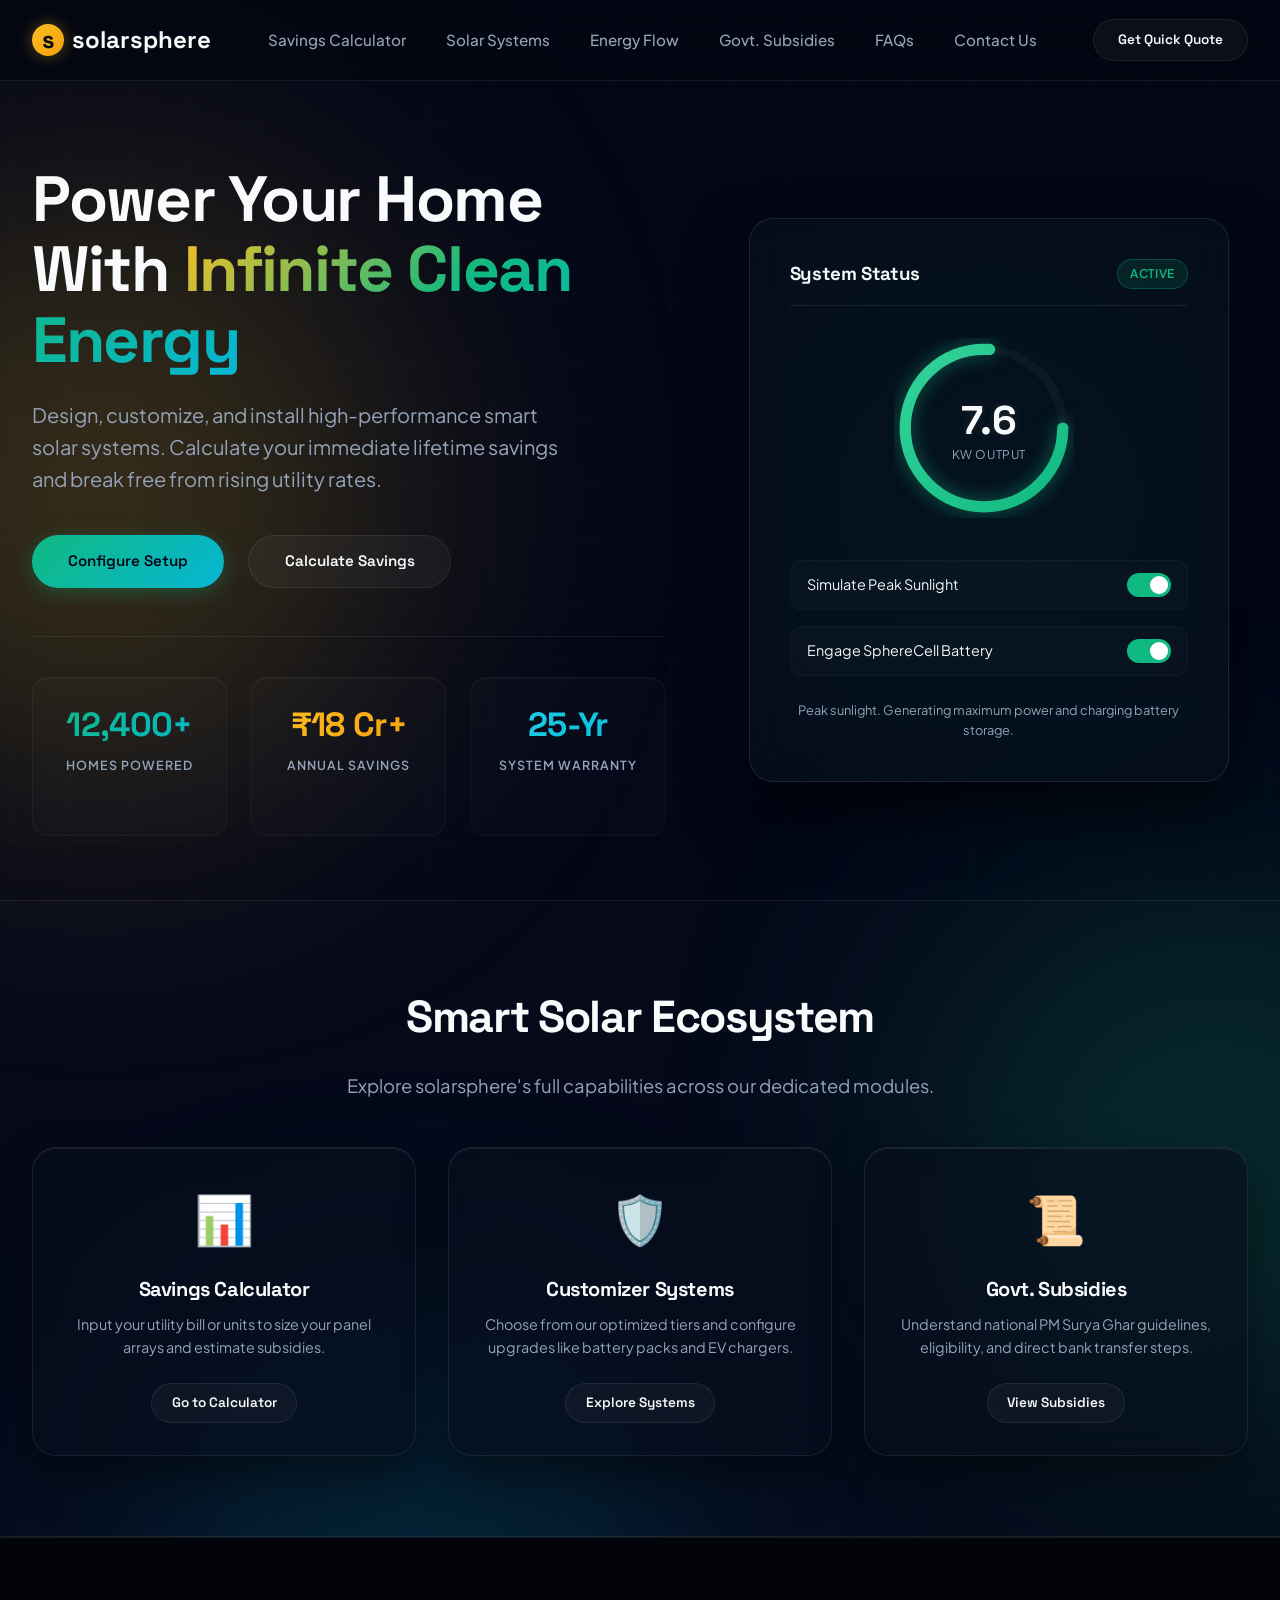
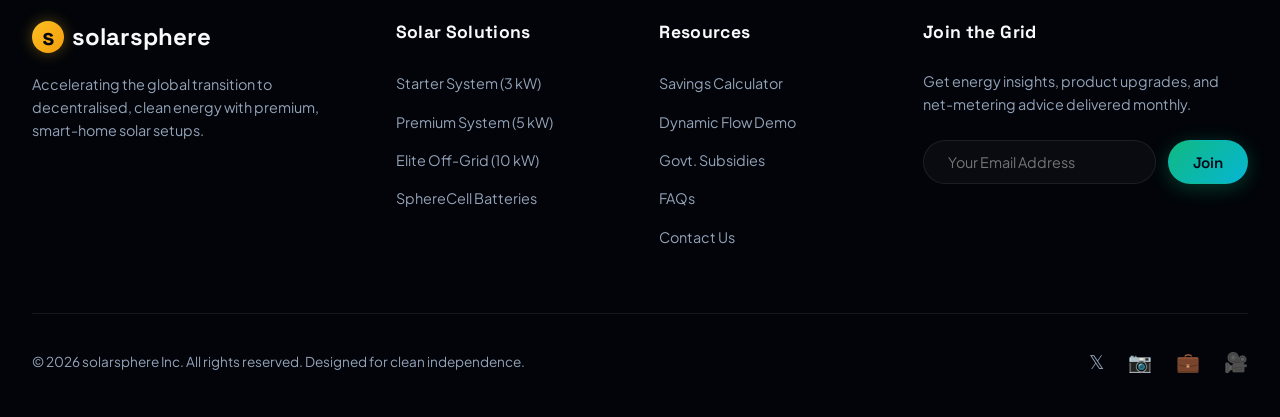
<file: index.html>
<!DOCTYPE html>
<html lang="en">
<head>
  <meta charset="UTF-8">
  <meta name="viewport" content="width=device-width, initial-scale=1.0">
  <meta name="description" content="Explore and purchase high-efficiency, premium solar setups with solarsphere. Calculate your savings, customize your off-grid system, and schedule a professional installation.">
  <title>solarsphere | Premium Home Solar & Energy Storage Systems</title>
  <link rel="stylesheet" href="styles.css?v=2.0">
</head>
<body>

  <!-- Background Glowing Orbs -->
  <div class="glow-orb orb-1"></div>
  <div class="glow-orb orb-2"></div>
  <div class="glow-orb orb-3"></div>

  <!-- HEADER / NAVIGATION -->
  <header>
    <div class="container nav-container">
      <a href="index.html?v=2.0" class="logo">
        <div class="logo-icon">s</div>
        <span>solarsphere</span>
      </a>
      <ul class="nav-links">
        <li><a href="calculator.html?v=2.0">Savings Calculator</a></li>
        <li><a href="configurator.html?v=2.0">Solar Systems</a></li>
        <li><a href="visualizer.html?v=2.0">Energy Flow</a></li>
        <li><a href="subsidies.html?v=2.0">Govt. Subsidies</a></li>
        <li><a href="faq.html?v=2.0">FAQs</a></li>
        <li><a href="contact.html?v=2.0">Contact Us</a></li>
      </ul>
      <a href="calculator.html?v=2.0" class="btn btn-secondary" style="padding: 0.6rem 1.5rem; font-size: 0.85rem;">Get Quick Quote</a>
    </div>
  </header>

  <!-- HERO SECTION -->
  <section class="hero" id="home">
    <div class="container hero-grid">
      <div class="hero-content">
        <h1>Power Your Home With <span class="text-gradient">Infinite Clean Energy</span></h1>
        <p>Design, customize, and install high-performance smart solar systems. Calculate your immediate lifetime savings and break free from rising utility rates.</p>
        
        <div class="hero-buttons">
          <a href="configurator.html?v=2.0" class="btn btn-primary">Configure Setup</a>
          <a href="calculator.html?v=2.0" class="btn btn-secondary">Calculate Savings</a>
        </div>

        <div class="hero-stats">
          <div class="hero-stat-item">
            <h3>12,400+</h3>
            <p>Homes Powered</p>
          </div>
          <div class="hero-stat-item">
            <h3>₹18 Cr+</h3>
            <p>Annual Savings</p>
          </div>
          <div class="hero-stat-item">
            <h3>25-Yr</h3>
            <p>System Warranty</p>
          </div>
        </div>
      </div>

      <div class="hero-visual">
        <div class="glass-card hero-card">
          <div class="hero-card-header">
            <h3>System Status</h3>
            <span class="badge" id="hero-status-badge">Active</span>
          </div>

          <div class="energy-dial">
            <svg class="dial-svg" width="180" height="180" viewBox="0 0 160 160">
              <defs>
                <linearGradient id="emerald-grad" x1="0%" y1="0%" x2="100%" y2="100%">
                  <stop offset="0%" stop-color="#34d399" />
                  <stop offset="100%" stop-color="#10b981" />
                </linearGradient>
              </defs>
              <circle class="dial-bg" cx="80" cy="80" r="70" />
              <circle class="dial-fill" id="hero-dial-fill" cx="80" cy="80" r="70" />
            </svg>
            <div class="dial-text">
              <div class="dial-value" id="hero-dial-val">5.8</div>
              <div class="dial-label">kW Output</div>
            </div>
          </div>

          <div class="quick-customizer">
            <div class="quick-customizer-item">
              <span>Simulate Peak Sunlight</span>
              <label class="toggle-switch">
                <input type="checkbox" id="peak-sun-toggle" checked>
                <span class="slider"></span>
              </label>
            </div>
            <div class="quick-customizer-item">
              <span>Engage SphereCell Battery</span>
              <label class="toggle-switch">
                <input type="checkbox" id="battery-toggle" checked>
                <span class="slider"></span>
              </label>
            </div>
            <div style="text-align: center; margin-top: 0.5rem; font-size: 0.8rem; color: var(--color-text-muted);" id="hero-helper-txt">
              Generating clean solar power. Excess is charging the battery.
            </div>
          </div>
        </div>
      </div>
    </div>
  </section>

  <!-- FEATURES CALLOUT SECTION -->
  <section class="testimonials" style="background: rgba(255, 255, 255, 0.01); border-top: 1px solid var(--border-light); border-bottom: 1px solid var(--border-light); padding: 5rem 0;">
    <div class="container">
      <div class="section-header" style="margin-bottom: 3rem;">
        <h2>Smart Solar Ecosystem</h2>
        <p>Explore solarsphere's full capabilities across our dedicated modules.</p>
      </div>
      <div class="testimonials-grid" style="display: grid; grid-template-columns: repeat(3, 1fr); gap: 2rem;">
        <div class="glass-card" style="text-align: center; padding: 2rem;">
          <div style="font-size: 3rem; margin-bottom: 1rem;">📊</div>
          <h3 style="margin-bottom: 0.5rem; font-size: 1.25rem;">Savings Calculator</h3>
          <p style="color: var(--color-text-muted); font-size: 0.9rem; margin-bottom: 1.5rem;">Input your utility bill or units to size your panel arrays and estimate subsidies.</p>
          <a href="calculator.html?v=2.0" class="btn btn-secondary" style="padding: 0.5rem 1.2rem; font-size: 0.85rem;">Go to Calculator</a>
        </div>
        <div class="glass-card" style="text-align: center; padding: 2rem;">
          <div style="font-size: 3rem; margin-bottom: 1rem;">🛡️</div>
          <h3 style="margin-bottom: 0.5rem; font-size: 1.25rem;">Customizer Systems</h3>
          <p style="color: var(--color-text-muted); font-size: 0.9rem; margin-bottom: 1.5rem;">Choose from our optimized tiers and configure upgrades like battery packs and EV chargers.</p>
          <a href="configurator.html?v=2.0" class="btn btn-secondary" style="padding: 0.5rem 1.2rem; font-size: 0.85rem;">Explore Systems</a>
        </div>
        <div class="glass-card" style="text-align: center; padding: 2rem;">
          <div style="font-size: 3rem; margin-bottom: 1rem;">📜</div>
          <h3 style="margin-bottom: 0.5rem; font-size: 1.25rem;">Govt. Subsidies</h3>
          <p style="color: var(--color-text-muted); font-size: 0.9rem; margin-bottom: 1.5rem;">Understand national PM Surya Ghar guidelines, eligibility, and direct bank transfer steps.</p>
          <a href="subsidies.html?v=2.0" class="btn btn-secondary" style="padding: 0.5rem 1.2rem; font-size: 0.85rem;">View Subsidies</a>
        </div>
      </div>
    </div>
  </section>

  <!-- FOOTER -->
  <footer>
    <div class="container">
      <div class="footer-grid">
        <div class="footer-col">
          <a href="index.html?v=2.0" class="logo footer-logo">
            <div class="logo-icon">s</div>
            <span>solarsphere</span>
          </a>
          <p>Accelerating the global transition to decentralised, clean energy with premium, smart-home solar setups.</p>
        </div>

        <div class="footer-col">
          <h4>Solar Solutions</h4>
          <ul class="footer-links">
            <li><a href="configurator.html?v=2.0">Starter System (3 kW)</a></li>
            <li><a href="configurator.html?v=2.0">Premium System (5 kW)</a></li>
            <li><a href="configurator.html?v=2.0">Elite Off-Grid (10 kW)</a></li>
            <li><a href="configurator.html?v=2.0">SphereCell Batteries</a></li>
          </ul>
        </div>

        <div class="footer-col">
          <h4>Resources</h4>
          <ul class="footer-links">
            <li><a href="calculator.html?v=2.0">Savings Calculator</a></li>
            <li><a href="visualizer.html?v=2.0">Dynamic Flow Demo</a></li>
            <li><a href="subsidies.html?v=2.0">Govt. Subsidies</a></li>
            <li><a href="faq.html?v=2.0">FAQs</a></li>
        <li><a href="contact.html?v=2.0">Contact Us</a></li>
          </ul>
        </div>

        <div class="footer-col">
          <h4>Join the Grid</h4>
          <p>Get energy insights, product upgrades, and net-metering advice delivered monthly.</p>
          <form class="newsletter-form" onsubmit="event.preventDefault(); alert('Subscribed to solarsphere Newsletter!');">
            <input type="email" placeholder="Your Email Address" class="newsletter-input" required>
            <button class="btn btn-primary" style="padding: 0 1.5rem;">Join</button>
          </form>
        </div>
      </div>

      <div class="footer-bottom">
        <span>&copy; 2026 solarsphere Inc. All rights reserved. Designed for clean independence.</span>
        <div class="footer-socials">
          <a href="#">𝕏</a>
          <a href="#">📷</a>
          <a href="#">💼</a>
          <a href="#">🎥</a>
        </div>
      </div>
    </div>
  </footer>

  <script src="app.js?v=2.0"></script>
</body>
</html>
</file>
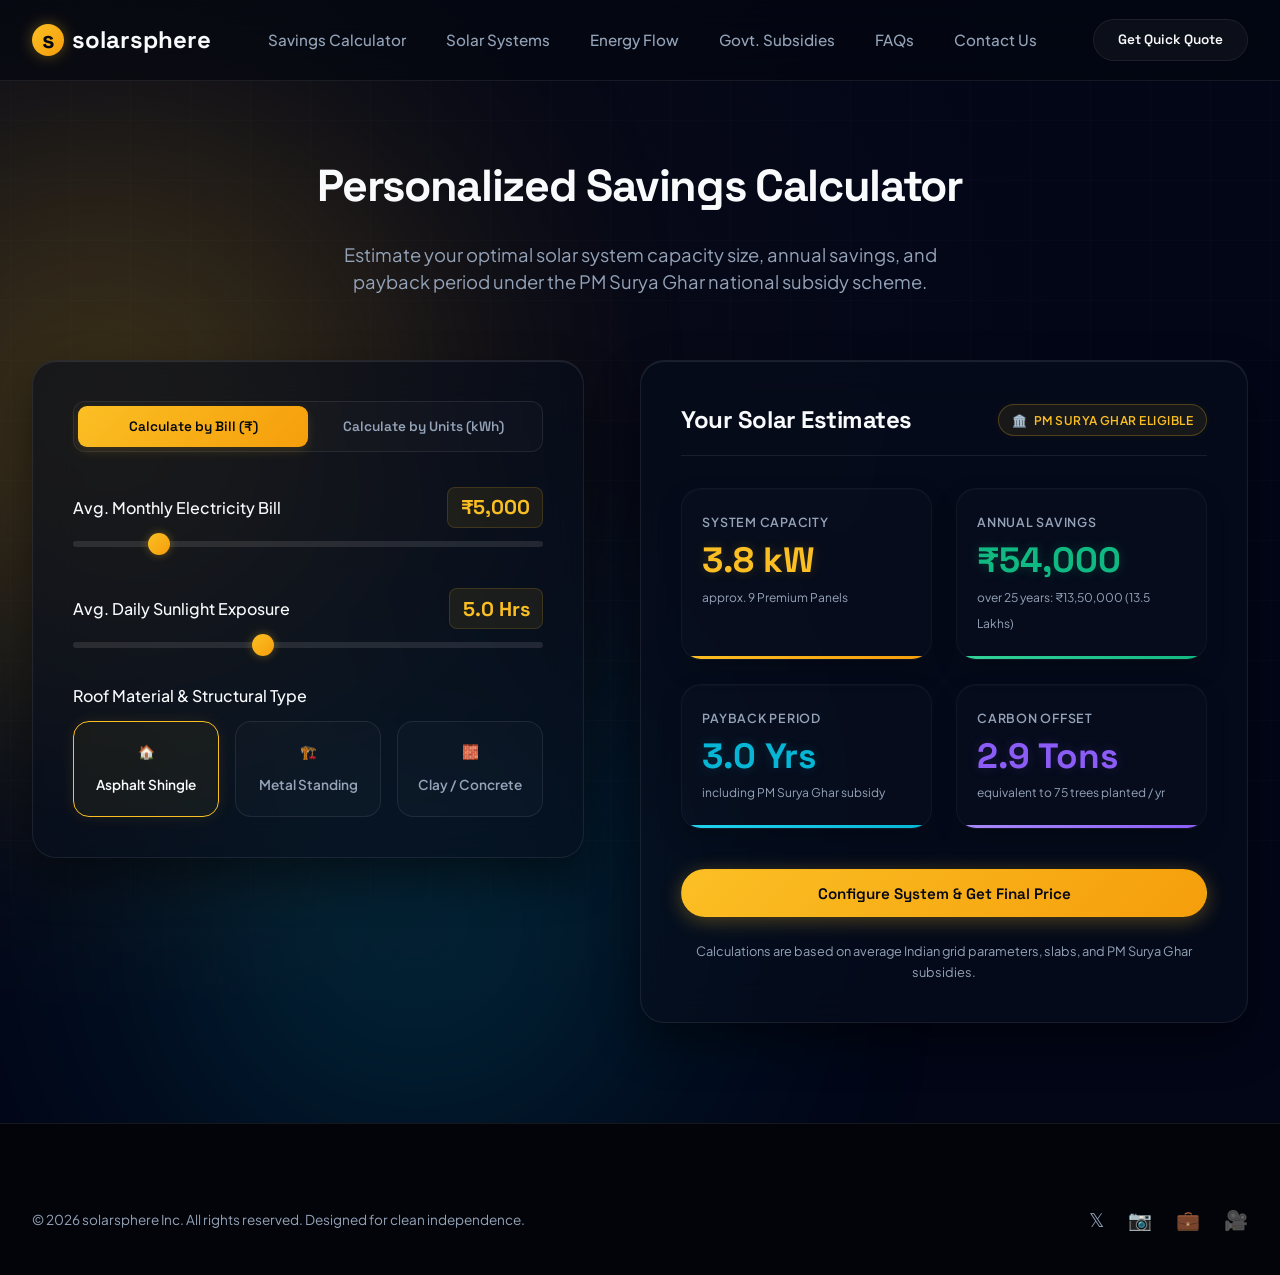
<file: calculator.html>
<!DOCTYPE html>
<html lang="en">
<head>
  <meta charset="UTF-8">
  <meta name="viewport" content="width=device-width, initial-scale=1.0">
  <meta name="description" content="Calculate your solar energy production savings and payback period in India with the solarsphere customizer savings calculator.">
  <title>Solar Savings Calculator | solarsphere</title>
  <link rel="stylesheet" href="styles.css?v=2.0">
</head>
<body>

  <!-- Background Glowing Orbs -->
  <div class="glow-orb orb-1"></div>
  <div class="glow-orb orb-3"></div>

  <!-- HEADER / NAVIGATION -->
  <header>
    <div class="container nav-container">
      <a href="index.html?v=2.0" class="logo">
        <div class="logo-icon">s</div>
        <span>solarsphere</span>
      </a>
      <ul class="nav-links">
        <li><a href="calculator.html?v=2.0" class="active">Savings Calculator</a></li>
        <li><a href="configurator.html?v=2.0">Solar Systems</a></li>
        <li><a href="visualizer.html?v=2.0">Energy Flow</a></li>
        <li><a href="subsidies.html?v=2.0">Govt. Subsidies</a></li>
        <li><a href="faq.html?v=2.0">FAQs</a></li>
        <li><a href="contact.html?v=2.0">Contact Us</a></li>
      </ul>
      <a href="calculator.html?v=2.0" class="btn btn-secondary" style="padding: 0.6rem 1.5rem; font-size: 0.85rem;">Get Quick Quote</a>
    </div>
  </header>

  <!-- SOLAR CALCULATOR -->
  <section class="calculator" id="calculator" style="min-height: 85vh; padding-top: 150px; padding-bottom: 100px;">
    <div class="container">
      <div class="section-header">
        <h2>Personalized Savings Calculator</h2>
        <p>Estimate your optimal solar system capacity size, annual savings, and payback period under the PM Surya Ghar national subsidy scheme.</p>
      </div>

      <div class="calc-grid">
        <div class="glass-card calc-inputs">
          <div class="input-toggle-container">
            <button class="toggle-btn active" id="calc-toggle-bill" onclick="switchCalcMode('bill')">Calculate by Bill (₹)</button>
            <button class="toggle-btn" id="calc-toggle-units" onclick="switchCalcMode('units')">Calculate by Units (kWh)</button>
          </div>

          <div class="input-group" id="group-bill">
            <div class="input-header">
              <label class="input-label" for="bill-slider">Avg. Monthly Electricity Bill</label>
              <span class="input-value-display" id="bill-display">₹5,000</span>
            </div>
            <input type="range" class="range-slider" id="bill-slider" min="1000" max="25000" step="500" value="5000">
          </div>

          <div class="input-group" id="group-units" style="display: none;">
            <div class="input-header">
              <label class="input-label" for="units-slider">Avg. Monthly Unit Consumption</label>
              <span class="input-value-display" id="units-display">600 kWh</span>
            </div>
            <input type="range" class="range-slider" id="units-slider" min="100" max="3000" step="50" value="600">
          </div>

          <div class="input-group">
            <div class="input-header">
              <label class="input-label" for="sunlight-slider">Avg. Daily Sunlight Exposure</label>
              <span class="input-value-display" id="sunlight-display">5.0 Hrs</span>
            </div>
            <input type="range" class="range-slider" id="sunlight-slider" min="3.0" max="8.0" step="0.5" value="5.0">
          </div>

          <div class="input-group">
            <label class="input-label">Roof Material & Structural Type</label>
            <div class="roof-selector">
              <label class="roof-card active" id="roof-shingle">
                <input type="radio" name="rooftype" value="shingle" checked>
                <span class="roof-icon">🏠</span>
                <span>Asphalt Shingle</span>
              </label>
              <label class="roof-card" id="roof-metal">
                <input type="radio" name="rooftype" value="metal">
                <span class="roof-icon">🏗️</span>
                <span>Metal Standing</span>
              </label>
              <label class="roof-card" id="roof-tile">
                <input type="radio" name="rooftype" value="tile">
                <span class="roof-icon">🧱</span>
                <span>Clay / Concrete</span>
              </label>
            </div>
          </div>
        </div>

        <div class="glass-card calc-outputs">
          <div class="calc-outputs-header">
            <h3>Your Solar Estimates</h3>
            <div class="subsidy-badge-mini">
              <span class="badge-icon">🏛️</span>
              <span>PM Surya Ghar Eligible</span>
            </div>
          </div>
          
          <div class="outputs-grid">
            <div class="output-box box-size">
              <span class="output-label">System Capacity</span>
              <div class="output-value" id="est-size">4.2 kW</div>
              <span class="output-sub">approx. 11 Premium Panels</span>
            </div>

            <div class="output-box box-savings">
              <span class="output-label">Annual Savings</span>
              <div class="output-value" id="est-savings">₹52,800</div>
              <span class="output-sub">over 25 years: ₹13,20,000</span>
            </div>

            <div class="output-box box-payback">
              <span class="output-label">Payback Period</span>
              <div class="output-value" id="est-payback">5.2 Yrs</div>
              <span class="output-sub">including PM Surya Ghar subsidy</span>
            </div>

            <div class="output-box box-offset">
              <span class="output-label">Carbon Offset</span>
              <div class="output-value" id="est-offset">3.2 Tons</div>
              <span class="output-sub">equivalent to 82 trees planted / yr</span>
            </div>
          </div>

          <button class="btn btn-gold" id="calc-cta-btn" style="width: 100%;">Configure System & Get Final Price</button>
          <p class="calc-note">Calculations are based on average Indian grid parameters, slabs, and PM Surya Ghar subsidies.</p>
        </div>
      </div>
    </div>
  </section>

  <!-- FOOTER -->
  <footer>
    <div class="container">
      <div class="footer-bottom" style="border-top: none; padding-top: 0;">
        <span>&copy; 2026 solarsphere Inc. All rights reserved. Designed for clean independence.</span>
        <div class="footer-socials">
          <a href="#">𝕏</a>
          <a href="#">📷</a>
          <a href="#">💼</a>
          <a href="#">🎥</a>
        </div>
      </div>
    </div>
  </footer>

  <script src="app.js?v=2.0"></script>
</body>
</html>
</file>
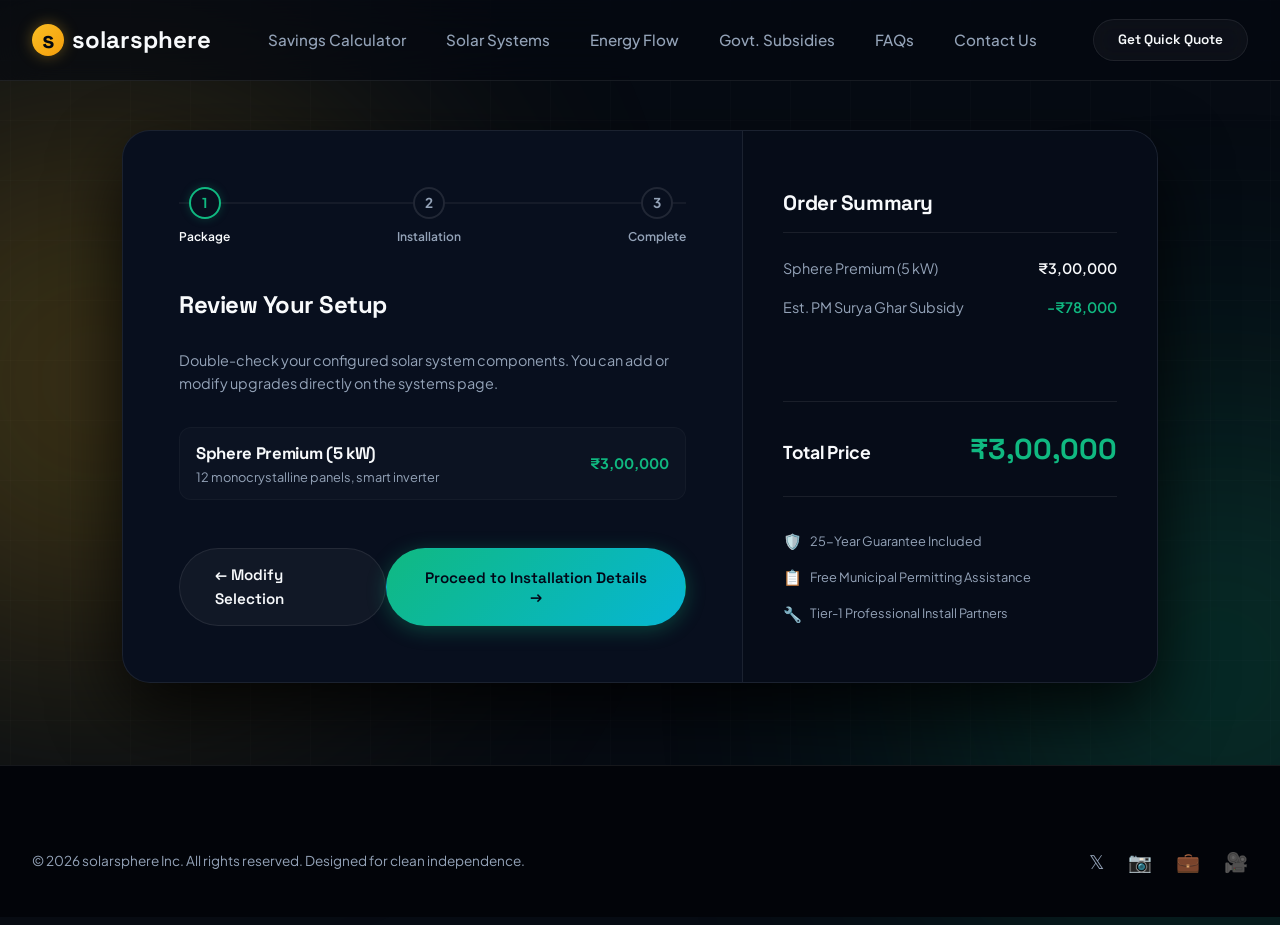
<file: checkout.html>
<!DOCTYPE html>
<html lang="en">
<head>
  <meta charset="UTF-8">
  <meta name="viewport" content="width=device-width, initial-scale=1.0">
  <meta name="description" content="Book your free consultation and finalize your solar system installation details.">
  <title>Checkout | solarsphere</title>
  <link rel="stylesheet" href="styles.css?v=2.0">
</head>
<body style="background-color: #060b13;">

  <!-- Background Glowing Orbs -->
  <div class="glow-orb orb-1"></div>
  <div class="glow-orb orb-2"></div>

  <!-- HEADER / NAVIGATION -->
  <header>
    <div class="container nav-container">
      <a href="index.html?v=2.0" class="logo">
        <div class="logo-icon">s</div>
        <span>solarsphere</span>
      </a>
      <ul class="nav-links">
        <li><a href="calculator.html?v=2.0">Savings Calculator</a></li>
        <li><a href="configurator.html?v=2.0">Solar Systems</a></li>
        <li><a href="visualizer.html?v=2.0">Energy Flow</a></li>
        <li><a href="subsidies.html?v=2.0">Govt. Subsidies</a></li>
        <li><a href="faq.html?v=2.0">FAQs</a></li>
        <li><a href="contact.html?v=2.0">Contact Us</a></li>
      </ul>
      <a href="calculator.html?v=2.0" class="btn btn-secondary" style="padding: 0.6rem 1.5rem; font-size: 0.85rem;">Get Quick Quote</a>
    </div>
  </header>

  <!-- MULTI-STEP CHECKOUT CONTAINER -->
  <section class="checkout-section" style="min-height: 85vh; padding-top: 130px; padding-bottom: 80px;">
    <div class="container" style="max-width: 1100px;">
      <div class="glass-card" style="padding: 0; overflow: hidden; border-radius: 28px; background: #080f1e; border: 1px solid var(--border-light); box-shadow: 0 30px 70px rgba(0, 0, 0, 0.8);">
        
        <div class="checkout-grid">
          <!-- Main Form Fields -->
          <div class="checkout-main">
            <!-- Steps Progress -->
            <div class="steps-progress">
              <div class="steps-bar" id="checkout-progress-bar"></div>
              <div class="step-node active" id="step-node-1">
                <div class="step-circle">1</div>
                <span class="step-label">Package</span>
              </div>
              <div class="step-node" id="step-node-2">
                <div class="step-circle">2</div>
                <span class="step-label">Installation</span>
              </div>
              <div class="step-node" id="step-node-3">
                <div class="step-circle">3</div>
                <span class="step-label">Complete</span>
              </div>
            </div>

            <!-- Step 1: Package Customizer Review -->
            <div class="step-content active" id="step-content-1">
              <h3 style="font-size: 1.5rem; margin-bottom: 1.5rem;">Review Your Setup</h3>
              <p style="color: var(--color-text-muted); font-size: 0.9rem; margin-bottom: 2rem;">Double-check your configured solar system components. You can add or modify upgrades directly on the systems page.</p>

              <div class="quick-customizer" style="gap: 1rem;">
                <div class="quick-customizer-item">
                  <div>
                    <h4 id="summary-pack-title" style="font-family: var(--font-title); font-size: 1.05rem;">Sphere Premium Package</h4>
                    <p id="summary-pack-desc" style="font-size: 0.8rem; color: var(--color-text-muted);">5.0kW output, 12 panel array</p>
                  </div>
                  <span id="summary-pack-price" style="font-weight: 700; color: var(--electric-emerald);">₹3,00,000</span>
                </div>

                <!-- Addon statuses inside review -->
                <div class="quick-customizer-item" id="rev-addon-battery" style="display: flex;">
                  <span>SphereCell Storage Battery (10kWh)</span>
                  <span style="font-weight: 600; color: var(--electric-emerald);">+₹2,20,000</span>
                </div>
                <div class="quick-customizer-item" id="rev-addon-charger" style="display: flex;">
                  <span>EV Smart Charger</span>
                  <span style="font-weight: 600; color: var(--electric-emerald);">+₹45,000</span>
                </div>
                <div class="quick-customizer-item" id="rev-addon-smartpanel" style="display: flex;">
                  <span>Smart Energy Hub</span>
                  <span style="font-weight: 600; color: var(--electric-emerald);">+₹18,000</span>
                </div>
              </div>

              <div class="form-navigation">
                <a href="configurator.html?v=2.0" class="btn btn-secondary">← Modify Selection</a>
                <button class="btn btn-primary" onclick="nextStep(2)">Proceed to Installation Details →</button>
              </div>
            </div>

            <!-- Step 2: Customer Address / Contact Info -->
            <form class="step-content" id="step-content-2" onsubmit="submitCheckout(event)">
              <h3 style="font-size: 1.5rem; margin-bottom: 1.5rem;">Installation Details</h3>
              <p style="color: var(--color-text-muted); font-size: 0.9rem; margin-bottom: 2rem;">Provide your installation location and contact details. Our engineering partners will review your roof orientation.</p>

              <div class="checkout-row">
                <div class="checkout-form-group">
                  <label for="c-first-name">First Name</label>
                  <input type="text" id="c-first-name" class="checkout-input" placeholder="Marcus" required>
                </div>
                <div class="checkout-form-group">
                  <label for="c-last-name">Last Name</label>
                  <input type="text" id="c-last-name" class="checkout-input" placeholder="Chen" required>
                </div>
              </div>

              <div class="checkout-form-group">
                <label for="c-email">Email Address</label>
                <input type="email" id="c-email" class="checkout-input" placeholder="marcus@example.com" required>
              </div>

              <div class="checkout-form-group">
                <label for="c-phone">Phone Number</label>
                <input type="tel" id="c-phone" class="checkout-input" placeholder="(+91) 98765-43210" required>
              </div>

              <div class="checkout-row">
                <div class="checkout-form-group" style="grid-column: span 2;">
                  <label for="c-address">Street Address</label>
                  <input type="text" id="c-address" class="checkout-input" placeholder="Block 4B, Emerald Heights" required>
                </div>
              </div>

              <div class="checkout-row">
                <div class="checkout-form-group">
                  <label for="c-zip">ZIP / Pin Code</label>
                  <input type="text" id="c-zip" class="checkout-input" placeholder="400001" required>
                </div>
                <div class="checkout-form-group">
                  <label for="c-roof">Roof Exposure Profile</label>
                  <select id="c-roof" class="checkout-input" style="appearance: none; background-image: url('data:image/svg+xml;utf8,<svg xmlns=%22http://www.w3.org/2000/svg%22 width=%2210%22 height=%2210%22><polygon points=%220,2 10,2 5,8%22 fill=%22white%22/></svg>'); background-repeat: no-repeat; background-position: right 1.2rem center; background-size: 10px;">
                    <option value="shingle">Asphalt Shingle</option>
                    <option value="metal">Metal Standing Seam</option>
                    <option value="tile">Clay / Concrete Tile</option>
                  </select>
                </div>
              </div>

              <div class="form-navigation">
                <button type="button" class="btn btn-secondary" onclick="nextStep(1)">← Back</button>
                <button type="submit" class="btn btn-gold">Submit & Schedule Free Consultation</button>
              </div>
            </form>

            <!-- Step 3: Success Confirmation -->
            <div class="step-content" id="step-content-3">
              <div class="success-view">
                <div class="success-icon">✓</div>
                <h3>Configuration Submitted!</h3>
                <p>Your solar profile has been locked in. A solarsphere engineering specialist will contact you within 24 hours to schedule your virtual home layout design.</p>
                
                <div class="success-details">
                  <div class="success-row">
                    <span class="success-label">Order Reference ID:</span>
                    <span class="success-value" id="success-order-id">#SP-49032</span>
                  </div>
                  <div class="success-row">
                    <span class="success-label">Selected System:</span>
                    <span class="success-value" id="success-system-name">Sphere Premium System</span>
                  </div>
                  <div class="success-row">
                    <span class="success-label">Configured Total:</span>
                    <span class="success-value" style="color: var(--electric-emerald);" id="success-total-price">₹3,00,000</span>
                  </div>
                  <div class="success-row">
                    <span class="success-label">Estimated First Year Savings:</span>
                    <span class="success-value" id="success-savings">₹52,800 / Yr</span>
                  </div>
                </div>

                <a href="index.html?v=2.0" class="btn btn-primary">Back to Homepage</a>
              </div>
            </div>
          </div>

          <!-- Sidebar Summary Cards -->
          <div class="checkout-sidebar">
            <div>
              <h3 class="summary-title">Order Summary</h3>
              <div class="summary-items" id="summary-items-list">
                <!-- Rendered via Javascript -->
              </div>
            </div>

            <div>
              <div class="summary-total">
                <span class="total-label">Total Price</span>
                <span class="total-price" id="summary-total-price">₹3,00,000</span>
              </div>
              
              <div class="checkout-benefits" style="margin-top: 1.5rem;">
                <div class="benefit-item">
                  <span class="benefit-icon">🛡️</span>
                  <span>25-Year Guarantee Included</span>
                </div>
                <div class="benefit-item">
                  <span class="benefit-icon">📋</span>
                  <span>Free Municipal Permitting Assistance</span>
                </div>
                <div class="benefit-item">
                  <span class="benefit-icon">🔧</span>
                  <span>Tier-1 Professional Install Partners</span>
                </div>
              </div>
            </div>
          </div>
        </div>

      </div>
    </div>
  </section>

  <!-- FOOTER -->
  <footer>
    <div class="container">
      <div class="footer-bottom" style="border-top: none; padding-top: 0;">
        <span>&copy; 2026 solarsphere Inc. All rights reserved. Designed for clean independence.</span>
        <div class="footer-socials">
          <a href="#">𝕏</a>
          <a href="#">📷</a>
          <a href="#">💼</a>
          <a href="#">🎥</a>
        </div>
      </div>
    </div>
  </footer>

  <script src="app.js?v=2.0"></script>
</body>
</html>
</file>
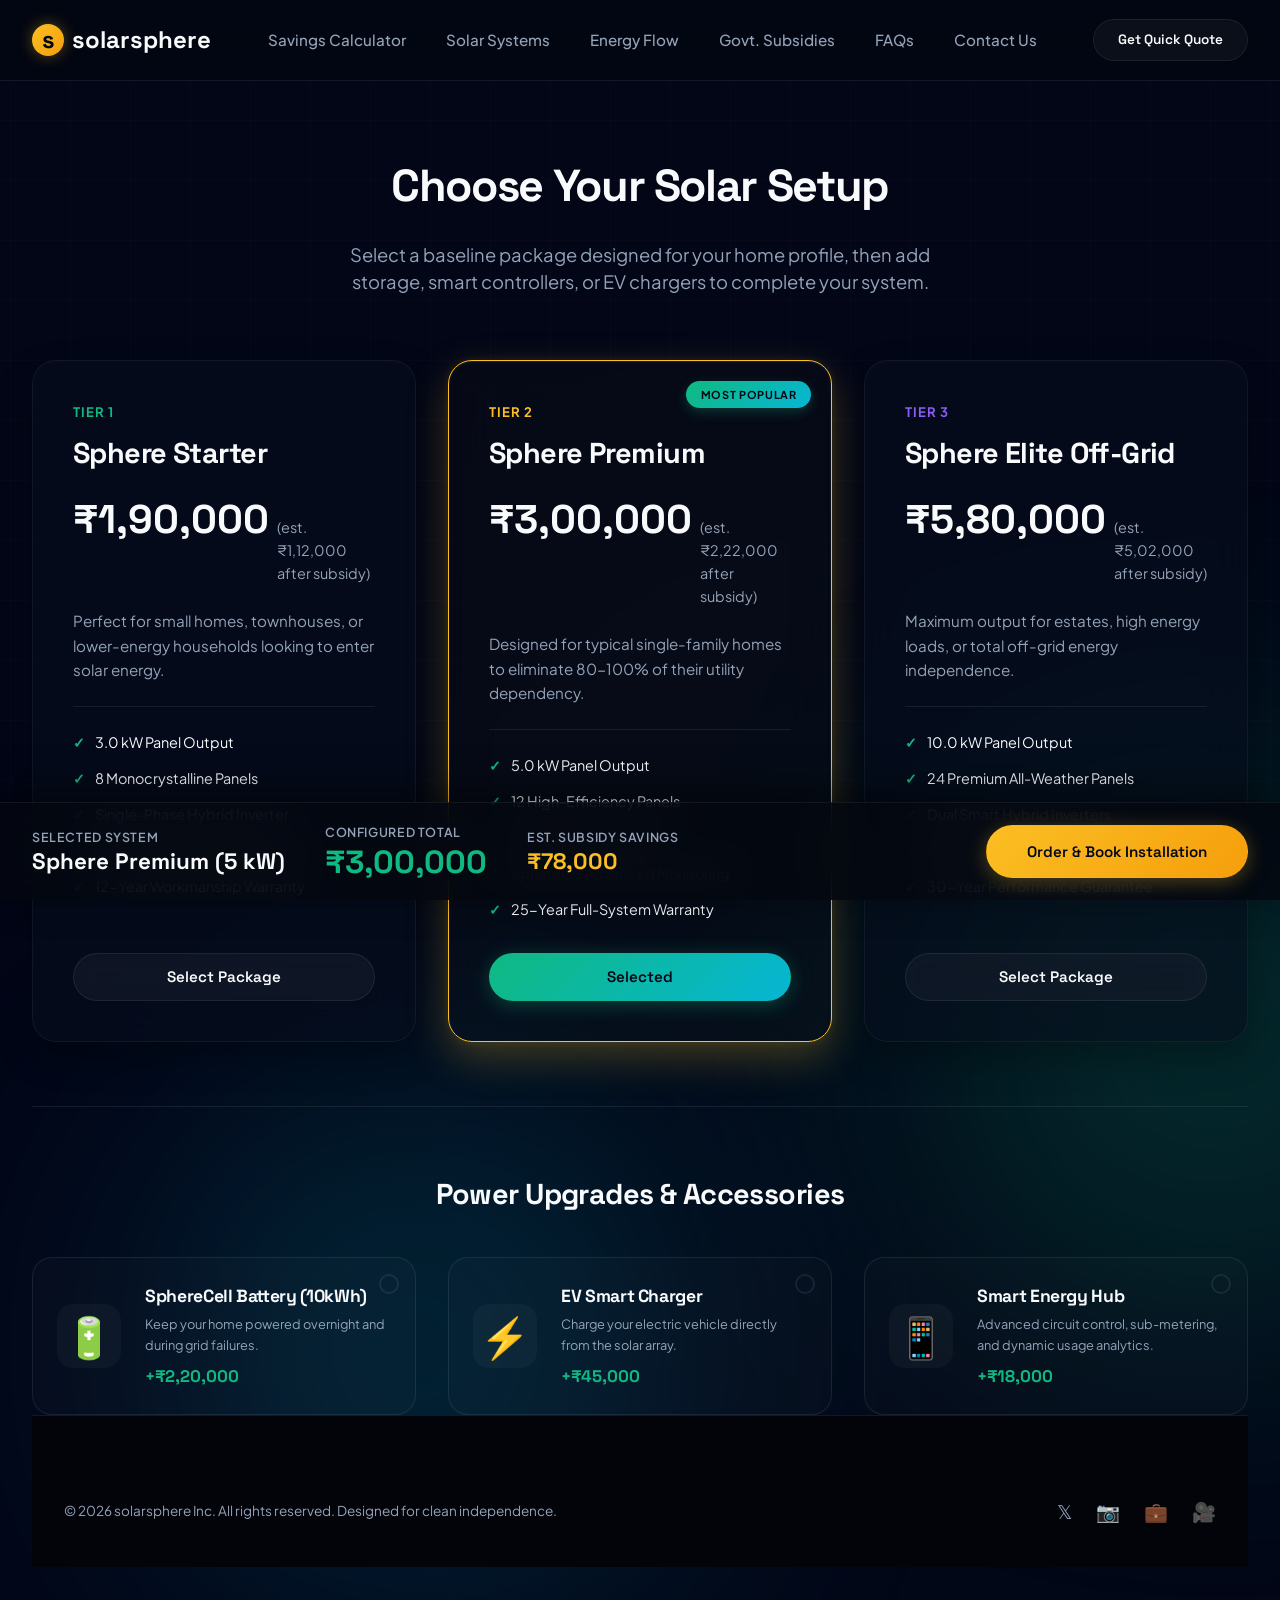
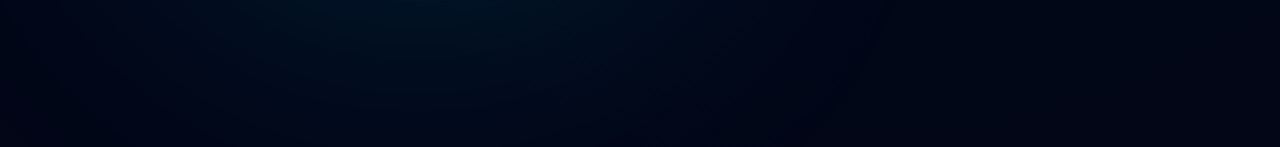
<file: configurator.html>
<!DOCTYPE html>
<html lang="en">
<head>
  <meta charset="UTF-8">
  <meta name="viewport" content="width=device-width, initial-scale=1.0">
  <meta name="description" content="Customize and order your solarsphere premium solar energy system. Select your starter, premium, or off-grid package and upgrades.">
  <title>Configure Systems | solarsphere</title>
  <link rel="stylesheet" href="styles.css?v=2.0">
</head>
<body>

  <!-- Background Glowing Orbs -->
  <div class="glow-orb orb-2"></div>
  <div class="glow-orb orb-3"></div>

  <!-- HEADER / NAVIGATION -->
  <header>
    <div class="container nav-container">
      <a href="index.html?v=2.0" class="logo">
        <div class="logo-icon">s</div>
        <span>solarsphere</span>
      </a>
      <ul class="nav-links">
        <li><a href="calculator.html?v=2.0">Savings Calculator</a></li>
        <li><a href="configurator.html?v=2.0" class="active">Solar Systems</a></li>
        <li><a href="visualizer.html?v=2.0">Energy Flow</a></li>
        <li><a href="subsidies.html?v=2.0">Govt. Subsidies</a></li>
        <li><a href="faq.html?v=2.0">FAQs</a></li>
        <li><a href="contact.html?v=2.0">Contact Us</a></li>
      </ul>
      <a href="calculator.html?v=2.0" class="btn btn-secondary" style="padding: 0.6rem 1.5rem; font-size: 0.85rem;">Get Quick Quote</a>
    </div>
  </header>

  <!-- PRODUCT CONFIGURATOR -->
  <section class="configurator" id="configurator" style="min-height: 85vh; padding-top: 150px; padding-bottom: 180px;">
    <div class="container">
      <div class="section-header">
        <h2>Choose Your Solar Setup</h2>
        <p>Select a baseline package designed for your home profile, then add storage, smart controllers, or EV chargers to complete your system.</p>
      </div>

      <div class="catalog-grid">
        <!-- Starter Package -->
        <div class="glass-card catalog-card" id="package-starter">
          <div class="card-tier">Tier 1</div>
          <h3 class="card-title">Sphere Starter</h3>
          <div class="card-price-container">
            <span class="card-price">₹1,90,000</span>
            <span class="card-price-sub">(est. ₹1,12,000 after subsidy)</span>
          </div>
          <p class="card-desc">Perfect for small homes, townhouses, or lower-energy households looking to enter solar energy.</p>
          <ul class="card-features">
            <li>3.0 kW Panel Output</li>
            <li>8 Monocrystalline Panels</li>
            <li>Single-Phase Hybrid Inverter</li>
            <li>solarsphere Lite App Monitoring</li>
            <li>12-Year Workmanship Warranty</li>
          </ul>
          <button class="btn btn-secondary btn-card" onclick="selectPackage('starter')">Select Package</button>
        </div>

        <!-- Premium Package -->
        <div class="glass-card catalog-card popular" id="package-premium">
          <div class="popular-badge">Most Popular</div>
          <div class="card-tier" style="color: var(--solar-gold);">Tier 2</div>
          <h3 class="card-title">Sphere Premium</h3>
          <div class="card-price-container">
            <span class="card-price">₹3,00,000</span>
            <span class="card-price-sub">(est. ₹2,22,000 after subsidy)</span>
          </div>
          <p class="card-desc">Designed for typical single-family homes to eliminate 80-100% of their utility dependency.</p>
          <ul class="card-features">
            <li>5.0 kW Panel Output</li>
            <li>12 High-Efficiency Panels</li>
            <li>Smart Micro-Inverters</li>
            <li>SphereOS Advanced Monitoring</li>
            <li>25-Year Full-System Warranty</li>
          </ul>
          <button class="btn btn-primary btn-card" onclick="selectPackage('premium')">Select Package</button>
        </div>

        <!-- Off-Grid Elite Package -->
        <div class="glass-card catalog-card" id="package-elite">
          <div class="card-tier" style="color: var(--accent-purple);">Tier 3</div>
          <h3 class="card-title">Sphere Elite Off-Grid</h3>
          <div class="card-price-container">
            <span class="card-price">₹5,80,000</span>
            <span class="card-price-sub">(est. ₹5,02,000 after subsidy)</span>
          </div>
          <p class="card-desc">Maximum output for estates, high energy loads, or total off-grid energy independence.</p>
          <ul class="card-features">
            <li>10.0 kW Panel Output</li>
            <li>24 Premium All-Weather Panels</li>
            <li>Dual Smart Hybrid Inverters</li>
            <li>SphereOS Elite + Cellular Backup</li>
            <li>30-Year Performance Guarantee</li>
          </ul>
          <button class="btn btn-secondary btn-card" onclick="selectPackage('elite')">Select Package</button>
        </div>
      </div>

      <!-- Addons Section -->
      <div class="addons-section">
        <h3>Power Upgrades & Accessories</h3>
        <div class="addons-grid">
          <!-- Addon 1: Battery -->
          <div class="addon-card" id="addon-battery" onclick="toggleAddon('battery')">
            <div class="addon-checkbox"></div>
            <div class="addon-icon">🔋</div>
            <div class="addon-info">
              <h4>SphereCell Battery (10kWh)</h4>
              <p>Keep your home powered overnight and during grid failures.</p>
              <span class="addon-price">+₹2,20,000</span>
            </div>
          </div>

          <!-- Addon 2: EV Charger -->
          <div class="addon-card" id="addon-charger" onclick="toggleAddon('charger')">
            <div class="addon-checkbox"></div>
            <div class="addon-icon">⚡</div>
            <div class="addon-info">
              <h4>EV Smart Charger</h4>
              <p>Charge your electric vehicle directly from the solar array.</p>
              <span class="addon-price">+₹45,000</span>
            </div>
          </div>

          <!-- Addon 3: Smart Panel -->
          <div class="addon-card" id="addon-smartpanel" onclick="toggleAddon('smartpanel')">
            <div class="addon-checkbox"></div>
            <div class="addon-icon">📱</div>
            <div class="addon-info">
              <h4>Smart Energy Hub</h4>
              <p>Advanced circuit control, sub-metering, and dynamic usage analytics.</p>
              <span class="addon-price">+₹18,000</span>
            </div>
          </div>
        </div>
      </div>

  <!-- Sticky Configurator Control Bar -->
  <div class="configurator-sticky-bar">
    <div class="container sticky-bar-container">
      <div class="sticky-bar-info">
        <div class="sticky-bar-item">
          <span class="sticky-bar-label">Selected System</span>
          <span class="sticky-bar-value" id="sticky-package-name" style="color: var(--color-text-main); font-size: 1.4rem;">Sphere Premium</span>
        </div>
        <div class="sticky-bar-item">
          <span class="sticky-bar-label">Configured Total</span>
          <span class="sticky-bar-value" id="total-system-price">₹3,00,000</span>
        </div>
        <div class="sticky-bar-item">
          <span class="sticky-bar-label">Est. Subsidy Savings</span>
          <span class="sticky-bar-saving-value" id="sticky-subsidy-saving">₹78,000</span>
        </div>
      </div>
      <button class="btn btn-gold" style="padding: 1rem 2.5rem;" id="checkout-trigger-btn">Order & Book Installation</button>
    </div>
  </div>

  <!-- FOOTER -->
  <footer>
    <div class="container">
      <div class="footer-bottom" style="border-top: none; padding-top: 0;">
        <span>&copy; 2026 solarsphere Inc. All rights reserved. Designed for clean independence.</span>
        <div class="footer-socials">
          <a href="#">𝕏</a>
          <a href="#">📷</a>
          <a href="#">💼</a>
          <a href="#">🎥</a>
        </div>
      </div>
    </div>
  </footer>

  <script src="app.js?v=2.0"></script>
</body>
</html>
</file>
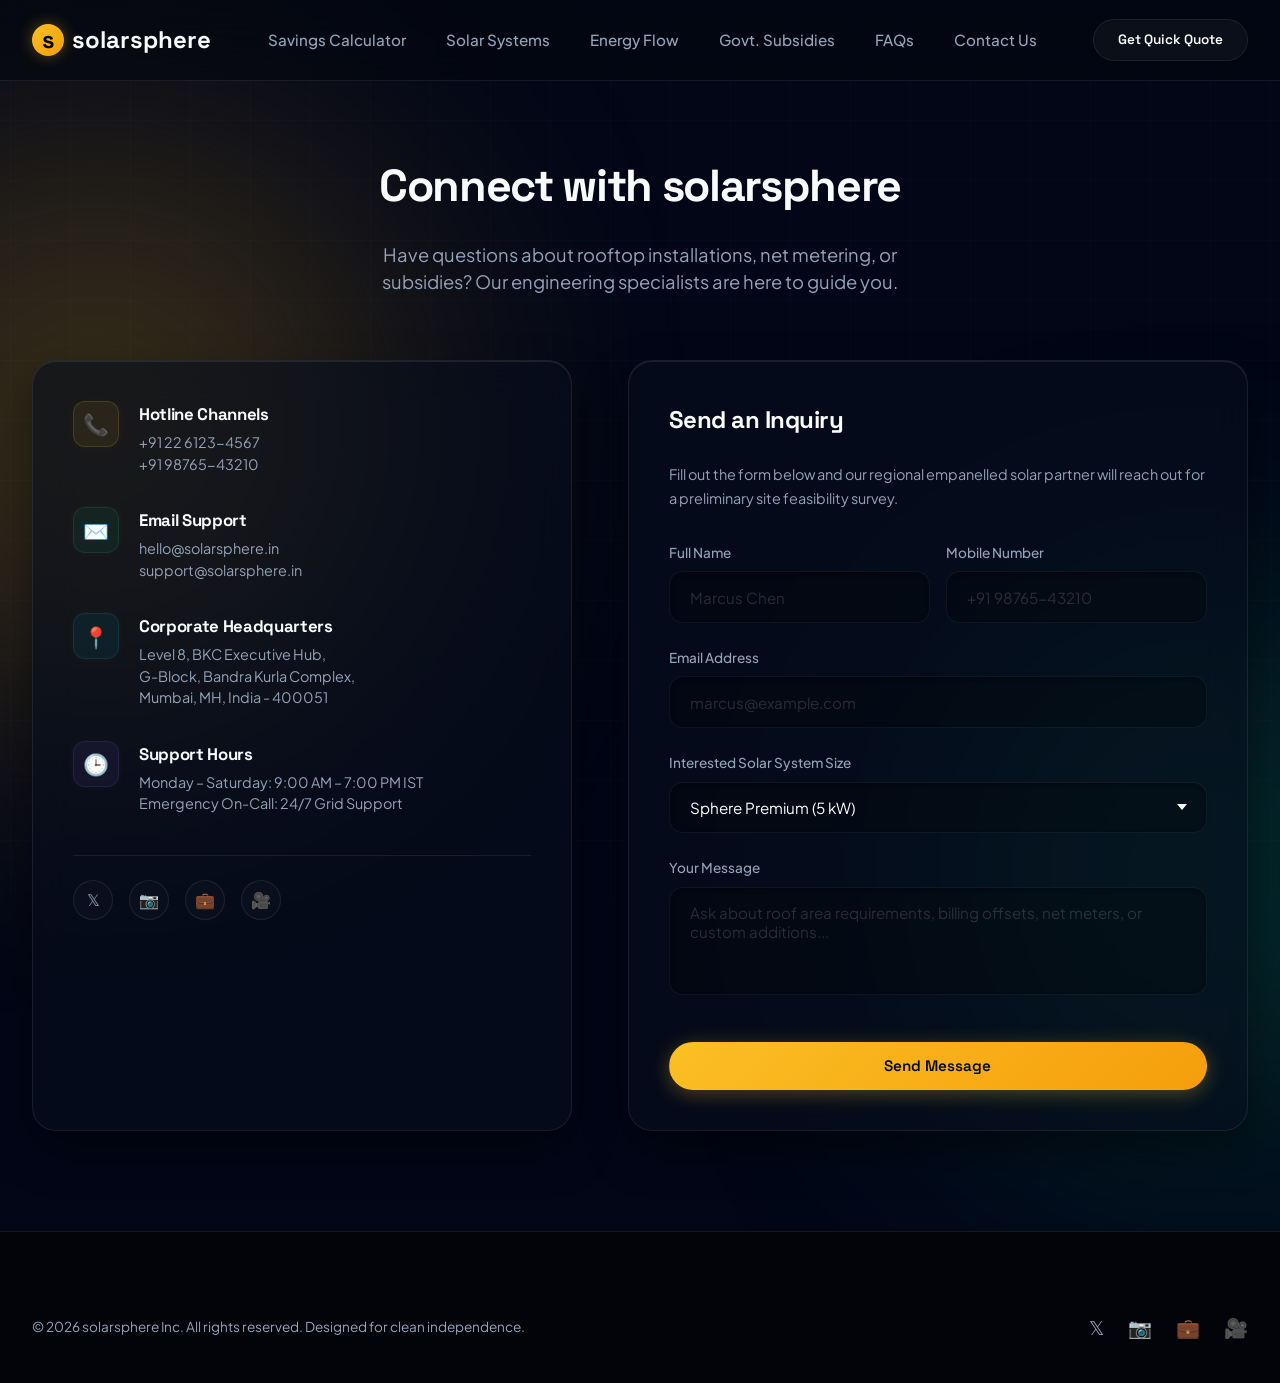
<file: contact.html>
<!DOCTYPE html>
<html lang="en">
<head>
  <meta charset="UTF-8">
  <meta name="viewport" content="width=device-width, initial-scale=1.0">
  <meta name="description" content="Get in touch with the solarsphere team. Contact us for inquiries about custom residential solar setups, PM Surya Ghar subsidies, or support.">
  <title>Contact Us | solarsphere</title>
  <link rel="stylesheet" href="styles.css?v=2.0">
</head>
<body>

  <!-- Background Glowing Orbs -->
  <div class="glow-orb orb-1"></div>
  <div class="glow-orb orb-2"></div>

  <!-- HEADER / NAVIGATION -->
  <header>
    <div class="container nav-container">
      <a href="index.html?v=2.0" class="logo">
        <div class="logo-icon">s</div>
        <span>solarsphere</span>
      </a>
      <ul class="nav-links">
        <li><a href="calculator.html?v=2.0">Savings Calculator</a></li>
        <li><a href="configurator.html?v=2.0">Solar Systems</a></li>
        <li><a href="visualizer.html?v=2.0">Energy Flow</a></li>
        <li><a href="subsidies.html?v=2.0">Govt. Subsidies</a></li>
        <li><a href="faq.html?v=2.0">FAQs</a></li>
        <li><a href="contact.html?v=2.0" class="active">Contact Us</a></li>
      </ul>
      <a href="calculator.html?v=2.0" class="btn btn-secondary" style="padding: 0.6rem 1.5rem; font-size: 0.85rem;">Get Quick Quote</a>
    </div>
  </header>

  <!-- CONTACT US SECTION -->
  <section class="contact-section" style="min-height: 85vh; padding-top: 150px; padding-bottom: 100px;">
    <div class="container">
      <div class="section-header">
        <h2>Connect with solarsphere</h2>
        <p>Have questions about rooftop installations, net metering, or subsidies? Our engineering specialists are here to guide you.</p>
      </div>

      <div class="contact-grid">
        <!-- Left Column: Contact Details -->
        <div class="contact-info-panel">
          <div class="glass-card contact-card">
            <div class="contact-item">
              <div class="contact-icon-wrapper">📞</div>
              <div class="contact-text-wrapper">
                <h4>Hotline Channels</h4>
                <p><a href="tel:+912261234567">+91 22 6123-4567</a></p>
                <p><a href="tel:+919876543210">+91 98765-43210</a></p>
              </div>
            </div>

            <div class="contact-item">
              <div class="contact-icon-wrapper">✉️</div>
              <div class="contact-text-wrapper">
                <h4>Email Support</h4>
                <p><a href="mailto:hello@solarsphere.in">hello@solarsphere.in</a></p>
                <p><a href="mailto:support@solarsphere.in">support@solarsphere.in</a></p>
              </div>
            </div>

            <div class="contact-item">
              <div class="contact-icon-wrapper">📍</div>
              <div class="contact-text-wrapper">
                <h4>Corporate Headquarters</h4>
                <p>Level 8, BKC Executive Hub,</p>
                <p>G-Block, Bandra Kurla Complex,</p>
                <p>Mumbai, MH, India - 400051</p>
              </div>
            </div>

            <div class="contact-item">
              <div class="contact-icon-wrapper">🕒</div>
              <div class="contact-text-wrapper">
                <h4>Support Hours</h4>
                <p>Monday – Saturday: 9:00 AM – 7:00 PM IST</p>
                <p>Emergency On-Call: 24/7 Grid Support</p>
              </div>
            </div>

            <div class="contact-socials-wrapper">
              <a href="#" class="social-btn">𝕏</a>
              <a href="#" class="social-btn">📷</a>
              <a href="#" class="social-btn">💼</a>
              <a href="#" class="social-btn">🎥</a>
            </div>
          </div>
        </div>

        <!-- Right Column: Interactive Form -->
        <div class="contact-form-panel">
          <div class="glass-card" id="contact-form-container" style="height: 100%;">
            <form id="contact-inquiry-form" onsubmit="submitContactForm(event)">
              <h3 style="font-size: 1.5rem; margin-bottom: 1.5rem;">Send an Inquiry</h3>
              <p style="color: var(--color-text-muted); font-size: 0.9rem; margin-bottom: 2rem;">Fill out the form below and our regional empanelled solar partner will reach out for a preliminary site feasibility survey.</p>

              <div class="checkout-row">
                <div class="checkout-form-group">
                  <label for="contact-name">Full Name</label>
                  <input type="text" id="contact-name" class="checkout-input" placeholder="Marcus Chen" required>
                </div>
                <div class="checkout-form-group">
                  <label for="contact-phone">Mobile Number</label>
                  <input type="tel" id="contact-phone" class="checkout-input" placeholder="+91 98765-43210" required>
                </div>
              </div>

              <div class="checkout-form-group">
                <label for="contact-email">Email Address</label>
                <input type="email" id="contact-email" class="checkout-input" placeholder="marcus@example.com" required>
              </div>

              <div class="checkout-form-group">
                <label for="contact-system-size">Interested Solar System Size</label>
                <select id="contact-system-size" class="checkout-input" style="appearance: none; background-image: url('data:image/svg+xml;utf8,<svg xmlns=%22http://www.w3.org/2000/svg%22 width=%2210%22 height=%2210%22><polygon points=%220,2 10,2 5,8%22 fill=%22white%22/></svg>'); background-repeat: no-repeat; background-position: right 1.2rem center; background-size: 10px;">
                  <option value="starter">Sphere Starter (3 kW)</option>
                  <option value="premium" selected>Sphere Premium (5 kW)</option>
                  <option value="elite">Sphere Elite Off-Grid (10 kW)</option>
                  <option value="custom">Custom Sizing (Not sure)</option>
                </select>
              </div>

              <div class="checkout-form-group">
                <label for="contact-message">Your Message</label>
                <textarea id="contact-message" class="checkout-input" rows="4" placeholder="Ask about roof area requirements, billing offsets, net meters, or custom additions..." style="resize: none;" required></textarea>
              </div>

              <button type="submit" class="btn btn-gold" style="width: 100%; margin-top: 1rem;">Send Message</button>
            </form>
          </div>
        </div>
      </div>
    </div>
  </section>

  <!-- FOOTER -->
  <footer>
    <div class="container">
      <div class="footer-bottom" style="border-top: none; padding-top: 0;">
        <span>&copy; 2026 solarsphere Inc. All rights reserved. Designed for clean independence.</span>
        <div class="footer-socials">
          <a href="#">𝕏</a>
          <a href="#">📷</a>
          <a href="#">💼</a>
          <a href="#">🎥</a>
        </div>
      </div>
    </div>
  </footer>

  <script src="app.js?v=2.0"></script>
</body>
</html>
</file>
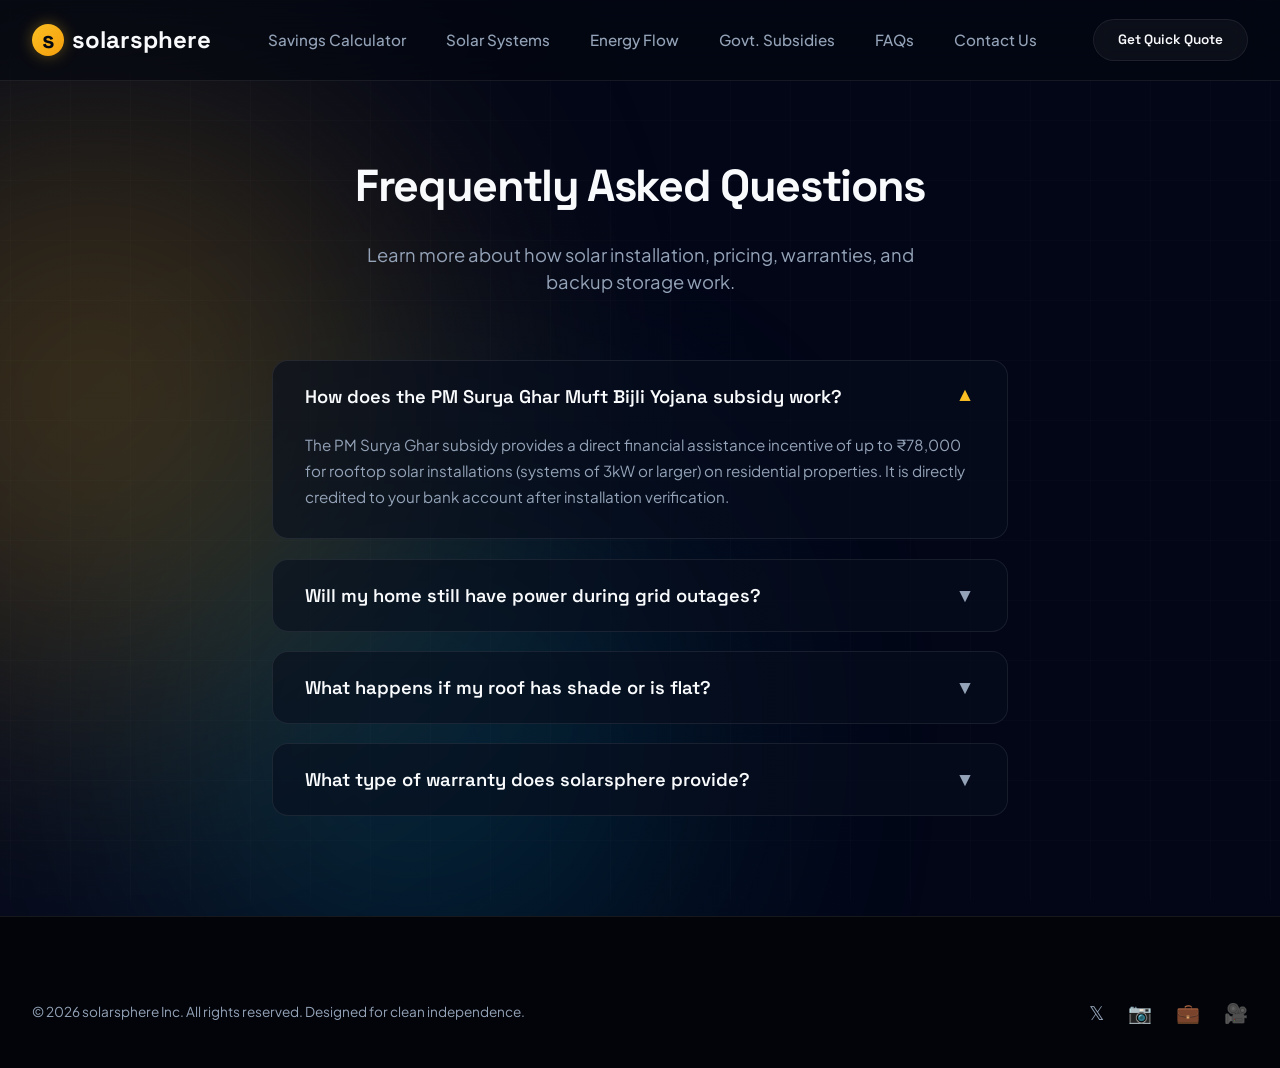
<file: faq.html>
<!DOCTYPE html>
<html lang="en">
<head>
  <meta charset="UTF-8">
  <meta name="viewport" content="width=device-width, initial-scale=1.0">
  <meta name="description" content="Find answers to all your rooftop solar panel questions, pricing, warranty, and PM Surya Ghar subsidies.">
  <title>Frequently Asked Questions | solarsphere</title>
  <link rel="stylesheet" href="styles.css?v=2.0">
</head>
<body>

  <!-- Background Glowing Orbs -->
  <div class="glow-orb orb-3"></div>
  <div class="glow-orb orb-1"></div>

  <!-- HEADER / NAVIGATION -->
  <header>
    <div class="container nav-container">
      <a href="index.html?v=2.0" class="logo">
        <div class="logo-icon">s</div>
        <span>solarsphere</span>
      </a>
      <ul class="nav-links">
        <li><a href="calculator.html?v=2.0">Savings Calculator</a></li>
        <li><a href="configurator.html?v=2.0">Solar Systems</a></li>
        <li><a href="visualizer.html?v=2.0">Energy Flow</a></li>
        <li><a href="subsidies.html?v=2.0">Govt. Subsidies</a></li>
        <li><a href="faq.html?v=2.0" class="active">FAQs</a></li>
        <li><a href="contact.html?v=2.0">Contact Us</a></li>
      </ul>
      <a href="calculator.html?v=2.0" class="btn btn-secondary" style="padding: 0.6rem 1.5rem; font-size: 0.85rem;">Get Quick Quote</a>
    </div>
  </header>

  <!-- FAQ SECTION -->
  <section class="faq" id="faq" style="min-height: 85vh; padding-top: 150px; padding-bottom: 100px;">
    <div class="container faq-max-width">
      <div class="section-header">
        <h2>Frequently Asked Questions</h2>
        <p>Learn more about how solar installation, pricing, warranties, and backup storage work.</p>
      </div>

      <div class="faq-list">
        <div class="faq-item active">
          <button class="faq-trigger">
            <span>How does the PM Surya Ghar Muft Bijli Yojana subsidy work?</span>
            <span class="faq-chevron">▼</span>
          </button>
          <div class="faq-content">
            <p>The PM Surya Ghar subsidy provides a direct financial assistance incentive of up to ₹78,000 for rooftop solar installations (systems of 3kW or larger) on residential properties. It is directly credited to your bank account after installation verification.</p>
          </div>
        </div>

        <div class="faq-item">
          <button class="faq-trigger">
            <span>Will my home still have power during grid outages?</span>
            <span class="faq-chevron">▼</span>
          </button>
          <div class="faq-content">
            <p>Yes, if you configure your system with a SphereCell storage battery. During a grid failure, our hybrid inverter isolates your home from the utility grid within 10 milliseconds, drawing seamless power from the battery storage and solar panels.</p>
          </div>
        </div>

        <div class="faq-item">
          <button class="faq-trigger">
            <span>What happens if my roof has shade or is flat?</span>
            <span class="faq-chevron">▼</span>
          </button>
          <div class="faq-content">
            <p>We use premium micro-inverters that optimize performance on a panel-by-panel basis. If one panel is shaded, it does not drag down the performance of the rest of the array. During installation, our engineering team designs bespoke mounting racks to angle panels for maximum sun exposure on flat or angled roofs.</p>
          </div>
        </div>

        <div class="faq-item">
          <button class="faq-trigger">
            <span>What type of warranty does solarsphere provide?</span>
            <span class="faq-chevron">▼</span>
          </button>
          <div class="faq-content">
            <p>We offer a comprehensive 25-year full-system warranty on the panels, mounting structures, and micro-inverters. The SphereCell battery comes with a 10-year warranty, guaranteeing at least 80% original capacity retention.</p>
          </div>
        </div>
      </div>
    </div>
  </section>

  <!-- FOOTER -->
  <footer>
    <div class="container">
      <div class="footer-bottom" style="border-top: none; padding-top: 0;">
        <span>&copy; 2026 solarsphere Inc. All rights reserved. Designed for clean independence.</span>
        <div class="footer-socials">
          <a href="#">𝕏</a>
          <a href="#">📷</a>
          <a href="#">💼</a>
          <a href="#">🎥</a>
        </div>
      </div>
    </div>
  </footer>

  <script src="app.js?v=2.0"></script>
</body>
</html>
</file>
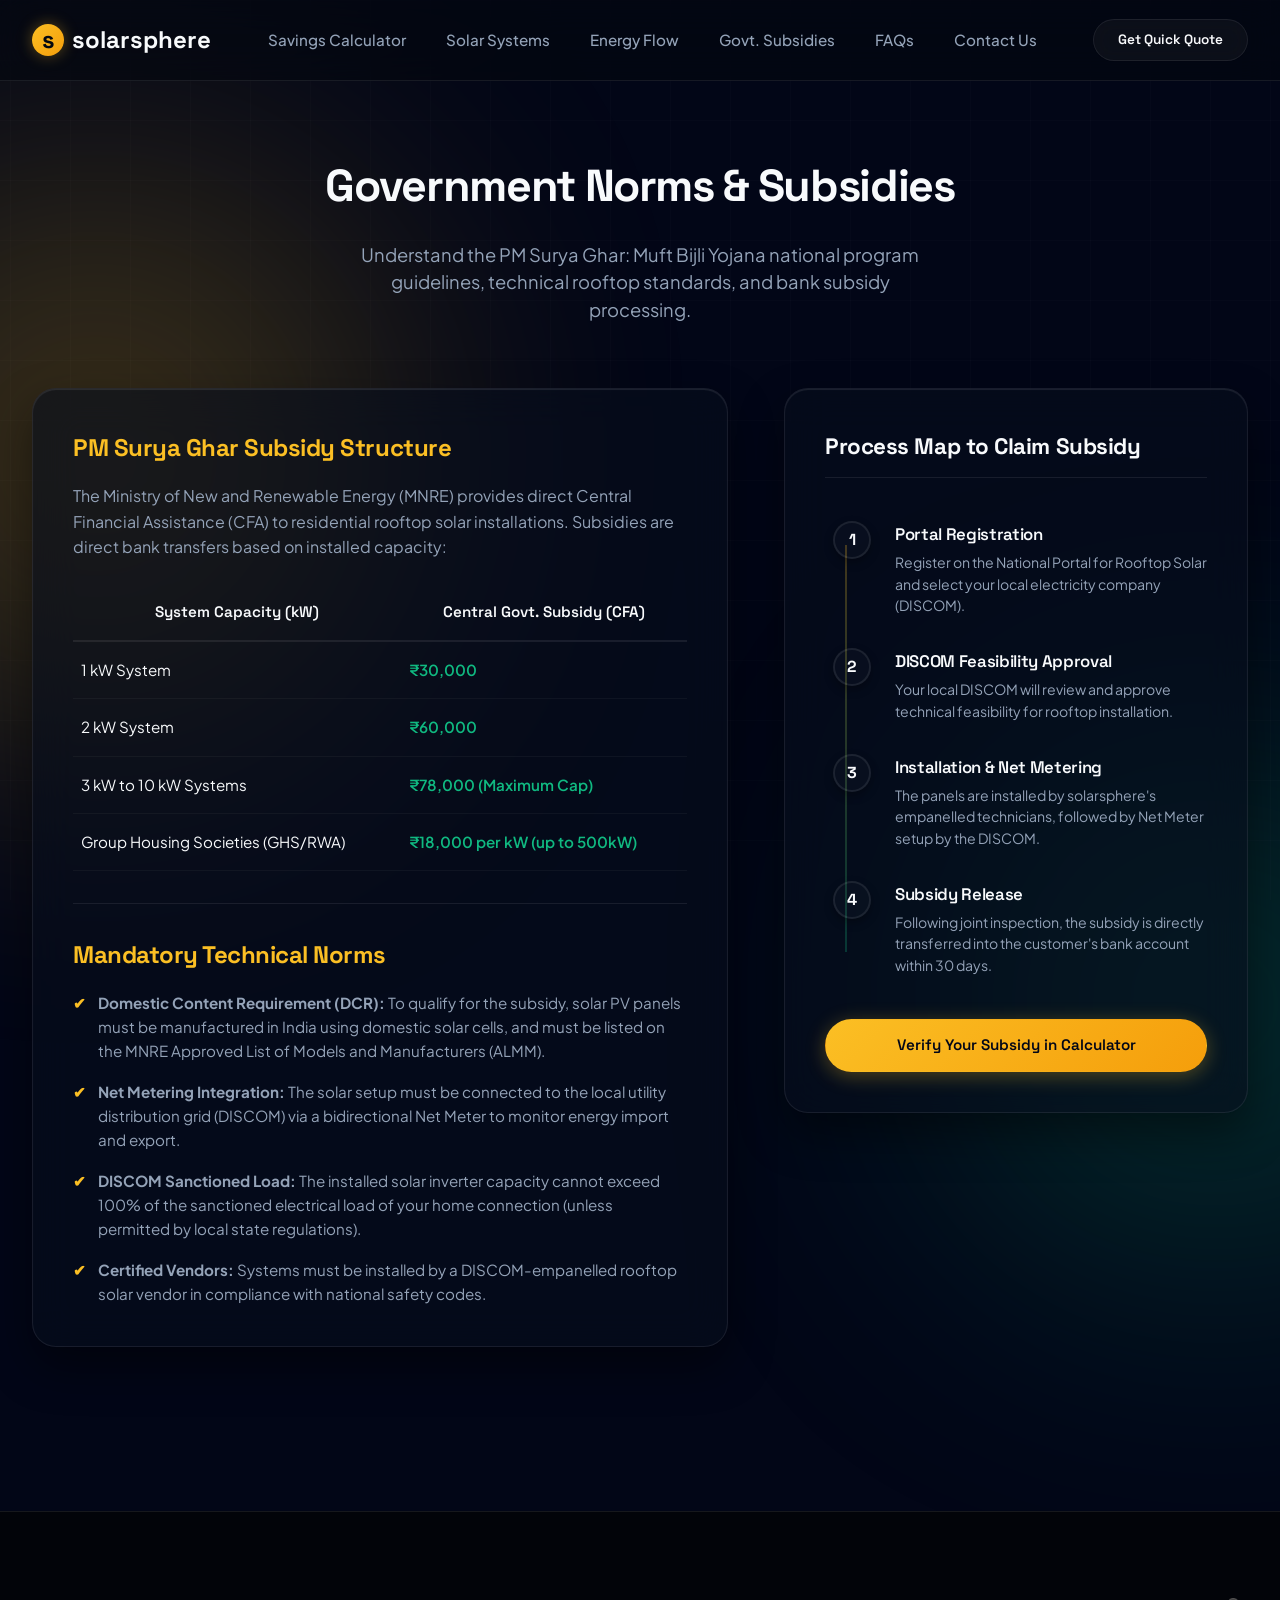
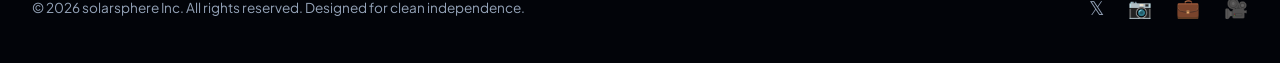
<file: subsidies.html>
<!DOCTYPE html>
<html lang="en">
<head>
  <meta charset="UTF-8">
  <meta name="viewport" content="width=device-width, initial-scale=1.0">
  <meta name="description" content="Explore rooftop solar government norms, eligibility rules, technical standards, and PM Surya Ghar Muft Bijli Yojana subsidies in India.">
  <title>Government Norms & Subsidies | solarsphere</title>
  <link rel="stylesheet" href="styles.css?v=2.0">
</head>
<body>

  <!-- Background Glowing Orbs -->
  <div class="glow-orb orb-1"></div>
  <div class="glow-orb orb-2"></div>

  <!-- HEADER / NAVIGATION -->
  <header>
    <div class="container nav-container">
      <a href="index.html?v=2.0" class="logo">
        <div class="logo-icon">s</div>
        <span>solarsphere</span>
      </a>
      <ul class="nav-links">
        <li><a href="calculator.html?v=2.0">Savings Calculator</a></li>
        <li><a href="configurator.html?v=2.0">Solar Systems</a></li>
        <li><a href="visualizer.html?v=2.0">Energy Flow</a></li>
        <li><a href="subsidies.html?v=2.0" class="active">Govt. Subsidies</a></li>
        <li><a href="faq.html?v=2.0">FAQs</a></li>
        <li><a href="contact.html?v=2.0">Contact Us</a></li>
      </ul>
      <a href="calculator.html?v=2.0" class="btn btn-secondary" style="padding: 0.6rem 1.5rem; font-size: 0.85rem;">Get Quick Quote</a>
    </div>
  </header>

  <!-- GOVT SUBSIDIES CONTENT -->
  <section class="subsidies-section" style="min-height: 85vh; padding-top: 150px; padding-bottom: 100px;">
    <div class="container">
      <div class="section-header">
        <h2>Government Norms & Subsidies</h2>
        <p>Understand the PM Surya Ghar: Muft Bijli Yojana national program guidelines, technical rooftop standards, and bank subsidy processing.</p>
      </div>

      <div style="display: grid; grid-template-columns: 1.2fr 0.8fr; gap: 3.5rem; align-items: start; margin-bottom: 4rem;">
        <!-- Left Column: Guidelines & Norms -->
        <div class="glass-card" style="display: flex; flex-direction: column; gap: 2rem;">
          <div>
            <h3 style="font-size: 1.5rem; margin-bottom: 1rem; color: var(--solar-gold);">PM Surya Ghar Subsidy Structure</h3>
            <p style="color: var(--color-text-muted); margin-bottom: 1.5rem;">The Ministry of New and Renewable Energy (MNRE) provides direct Central Financial Assistance (CFA) to residential rooftop solar installations. Subsidies are direct bank transfers based on installed capacity:</p>
            
            <table>
              <thead>
                <tr>
                  <th>System Capacity (kW)</th>
                  <th>Central Govt. Subsidy (CFA)</th>
                </tr>
              </thead>
              <tbody>
                <tr>
                  <td>1 kW System</td>
                  <td style="font-weight: 600; color: var(--electric-emerald);">₹30,000</td>
                </tr>
                <tr>
                  <td>2 kW System</td>
                  <td style="font-weight: 600; color: var(--electric-emerald);">₹60,000</td>
                </tr>
                <tr>
                  <td>3 kW to 10 kW Systems</td>
                  <td style="font-weight: 600; color: var(--electric-emerald);">₹78,000 (Maximum Cap)</td>
                </tr>
                <tr>
                  <td>Group Housing Societies (GHS/RWA)</td>
                  <td style="font-weight: 600; color: var(--electric-emerald);">₹18,000 per kW (up to 500kW)</td>
                </tr>
              </tbody>
            </table>
          </div>

          <div style="border-top: 1px solid var(--border-light); padding-top: 2rem;">
            <h3 style="font-size: 1.5rem; margin-bottom: 1rem; color: var(--solar-gold);">Mandatory Technical Norms</h3>
            <ul style="list-style: none; display: flex; flex-direction: column; gap: 1rem; color: var(--color-text-muted); font-size: 0.95rem;">
              <li style="display: flex; gap: 0.75rem; align-items: start;">
                <span style="color: var(--solar-gold); font-weight: bold;">✔</span>
                <span><strong>Domestic Content Requirement (DCR):</strong> To qualify for the subsidy, solar PV panels must be manufactured in India using domestic solar cells, and must be listed on the MNRE Approved List of Models and Manufacturers (ALMM).</span>
              </li>
              <li style="display: flex; gap: 0.75rem; align-items: start;">
                <span style="color: var(--solar-gold); font-weight: bold;">✔</span>
                <span><strong>Net Metering Integration:</strong> The solar setup must be connected to the local utility distribution grid (DISCOM) via a bidirectional Net Meter to monitor energy import and export.</span>
              </li>
              <li style="display: flex; gap: 0.75rem; align-items: start;">
                <span style="color: var(--solar-gold); font-weight: bold;">✔</span>
                <span><strong>DISCOM Sanctioned Load:</strong> The installed solar inverter capacity cannot exceed 100% of the sanctioned electrical load of your home connection (unless permitted by local state regulations).</span>
              </li>
              <li style="display: flex; gap: 0.75rem; align-items: start;">
                <span style="color: var(--solar-gold); font-weight: bold;">✔</span>
                <span><strong>Certified Vendors:</strong> Systems must be installed by a DISCOM-empanelled rooftop solar vendor in compliance with national safety codes.</span>
              </li>
            </ul>
          </div>
        </div>

        <!-- Right Column: Process Steps -->
        <div class="glass-card" style="display: flex; flex-direction: column; gap: 2.2rem;">
          <h3 style="font-size: 1.4rem; border-bottom: 1px solid var(--border-light); padding-bottom: 0.75rem; color: var(--color-text-main); margin-bottom: 0.5rem;">Process Map to Claim Subsidy</h3>
          
          <div class="subsidy-timeline">
            <!-- Step 1 -->
            <div class="timeline-step">
              <div class="step-number-node">1</div>
              <div class="timeline-step-content">
                <h4>Portal Registration</h4>
                <p>Register on the National Portal for Rooftop Solar and select your local electricity company (DISCOM).</p>
              </div>
            </div>

            <!-- Step 2 -->
            <div class="timeline-step">
              <div class="step-number-node">2</div>
              <div class="timeline-step-content">
                <h4>DISCOM Feasibility Approval</h4>
                <p>Your local DISCOM will review and approve technical feasibility for rooftop installation.</p>
              </div>
            </div>

            <!-- Step 3 -->
            <div class="timeline-step">
              <div class="step-number-node">3</div>
              <div class="timeline-step-content">
                <h4>Installation & Net Metering</h4>
                <p>The panels are installed by solarsphere's empanelled technicians, followed by Net Meter setup by the DISCOM.</p>
              </div>
            </div>

            <!-- Step 4 -->
            <div class="timeline-step">
              <div class="step-number-node">4</div>
              <div class="timeline-step-content">
                <h4>Subsidy Release</h4>
                <p>Following joint inspection, the subsidy is directly transferred into the customer's bank account within 30 days.</p>
              </div>
            </div>
          </div>
          
          <a href="calculator.html?v=2.0" class="btn btn-gold" style="width: 100%; text-align: center; margin-top: 0.5rem;">Verify Your Subsidy in Calculator</a>
        </div>
      </div>
    </div>
  </section>

  <!-- FOOTER -->
  <footer>
    <div class="container">
      <div class="footer-bottom" style="border-top: none; padding-top: 0;">
        <span>&copy; 2026 solarsphere Inc. All rights reserved. Designed for clean independence.</span>
        <div class="footer-socials">
          <a href="#">𝕏</a>
          <a href="#">📷</a>
          <a href="#">💼</a>
          <a href="#">🎥</a>
        </div>
      </div>
    </div>
  </footer>

  <script src="app.js?v=2.0"></script>
</body>
</html>
</file>
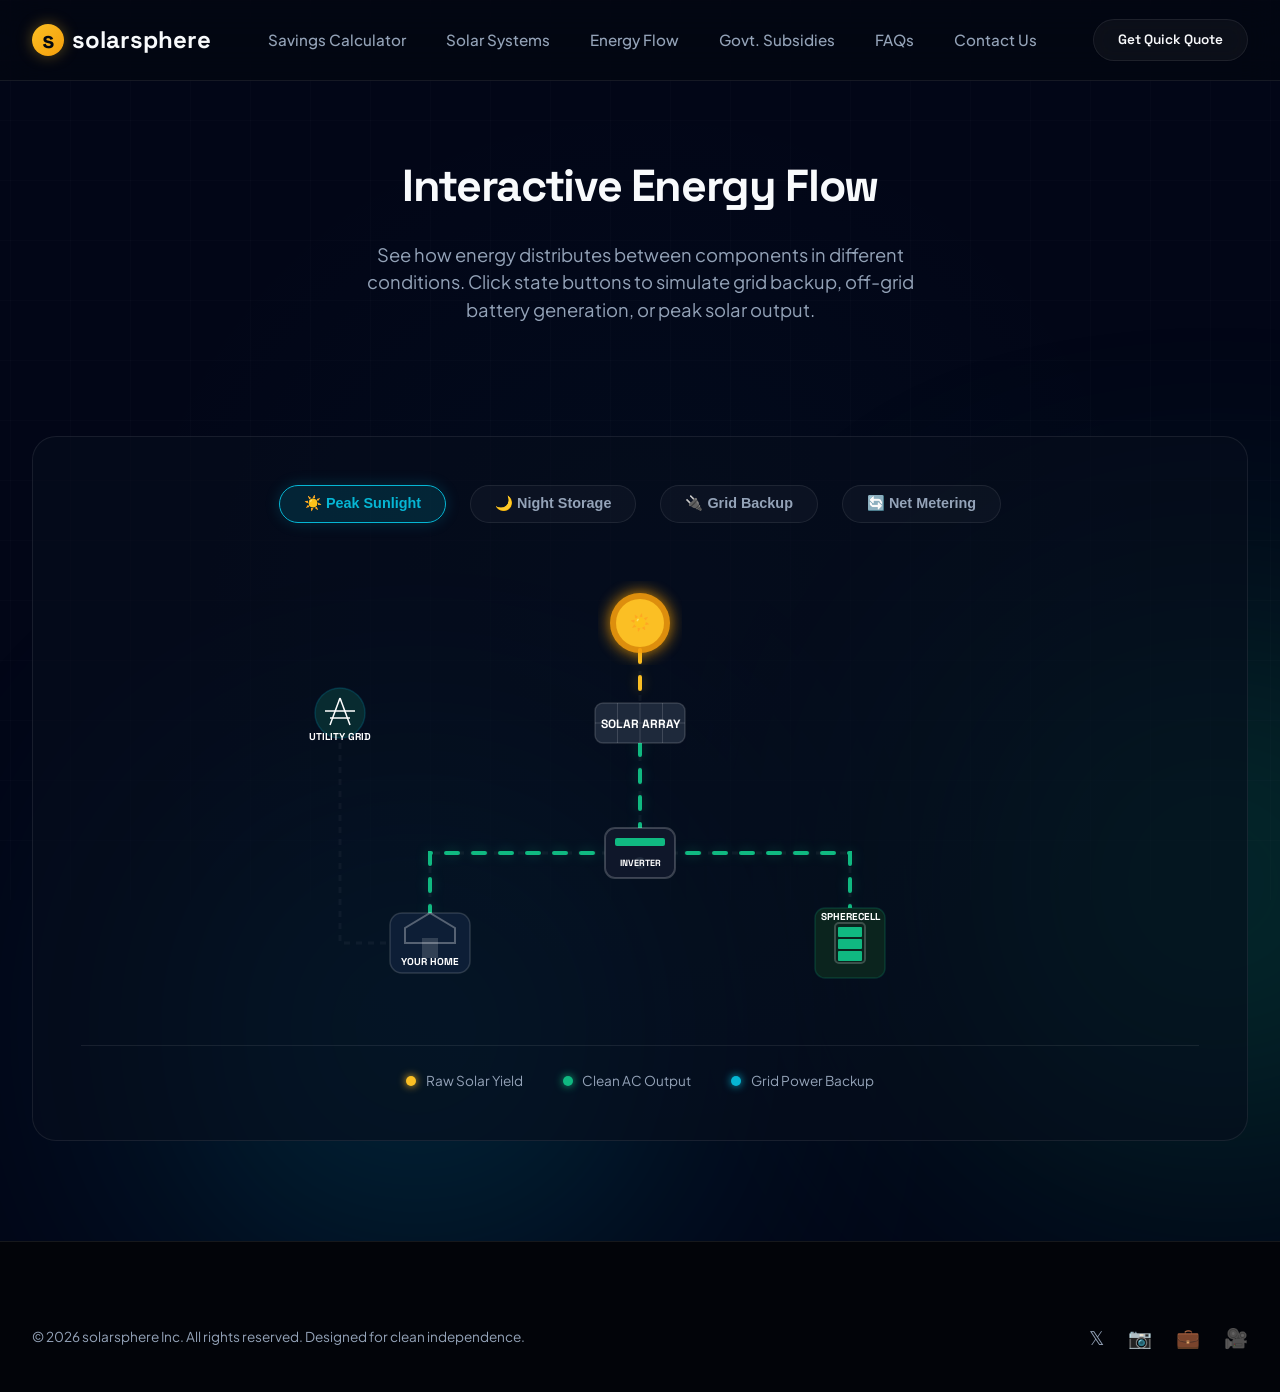
<file: visualizer.html>
<!DOCTYPE html>
<html lang="en">
<head>
  <meta charset="UTF-8">
  <meta name="viewport" content="width=device-width, initial-scale=1.0">
  <meta name="description" content="Interact with the solarsphere live SVG energy flow simulator. Explore how power flows between solar panels, house load, battery storage, and utility grid.">
  <title>Energy Flow Visualizer | solarsphere</title>
  <link rel="stylesheet" href="styles.css?v=2.0">
</head>
<body>

  <!-- Background Glowing Orbs -->
  <div class="glow-orb orb-3"></div>
  <div class="glow-orb orb-2"></div>

  <!-- HEADER / NAVIGATION -->
  <header>
    <div class="container nav-container">
      <a href="index.html?v=2.0" class="logo">
        <div class="logo-icon">s</div>
        <span>solarsphere</span>
      </a>
      <ul class="nav-links">
        <li><a href="calculator.html?v=2.0">Savings Calculator</a></li>
        <li><a href="configurator.html?v=2.0">Solar Systems</a></li>
        <li><a href="visualizer.html?v=2.0" class="active">Energy Flow</a></li>
        <li><a href="subsidies.html?v=2.0">Govt. Subsidies</a></li>
        <li><a href="faq.html?v=2.0">FAQs</a></li>
        <li><a href="contact.html?v=2.0">Contact Us</a></li>
      </ul>
      <a href="calculator.html?v=2.0" class="btn btn-secondary" style="padding: 0.6rem 1.5rem; font-size: 0.85rem;">Get Quick Quote</a>
    </div>
  </header>

  <!-- DYNAMIC ENERGY VISUALIZER -->
  <section class="visualizer" id="visualizer" style="min-height: 85vh; padding-top: 150px; padding-bottom: 100px;">
    <div class="container vis-container">
      <div class="section-header">
        <h2>Interactive Energy Flow</h2>
        <p>See how energy distributes between components in different conditions. Click state buttons to simulate grid backup, off-grid battery generation, or peak solar output.</p>
      </div>

      <div class="vis-canvas">
        <div class="vis-controls">
          <button class="vis-btn active" onclick="setVisState('peak-sun')">☀️ Peak Sunlight</button>
          <button class="vis-btn" onclick="setVisState('night-battery')">🌙 Night Storage</button>
          <button class="vis-btn" onclick="setVisState('grid-backup')">🔌 Grid Backup</button>
          <button class="vis-btn" onclick="setVisState('net-metering')">🔄 Net Metering</button>
        </div>

        <!-- SVG Visualizer -->
        <svg class="vis-flow-svg" viewBox="0 0 800 450" xmlns="http://www.w3.org/2000/svg">
          <!-- Definitions for glowing gradients -->
          <defs>
            <!-- Node circles dropshadows -->
            <filter id="glow-solar" x="-20%" y="-20%" width="140%" height="140%">
              <feGaussianBlur stdDeviation="8" result="blur" />
              <feComposite in="SourceGraphic" in2="blur" operator="over" />
            </filter>
          </defs>

          <!-- Flow Paths (Dashed lines behind nodes) -->
          <!-- Sun to Panel -->
          <path id="path-sun-panels" class="energy-path" d="M 400 60 L 400 140" />
          <!-- Panels to Inverter -->
          <path id="path-panels-inverter" class="energy-path" d="M 400 180 L 400 270" />
          <!-- Inverter to House -->
          <path id="path-inverter-house" class="energy-path" d="M 380 290 L 190 290 L 190 350" />
          <!-- Inverter to Battery -->
          <path id="path-inverter-battery" class="energy-path" d="M 420 290 L 610 290 L 610 350" />
          <!-- Grid to House / House to Grid -->
          <path id="path-grid-house" class="energy-path" d="M 170 380 L 100 380 L 100 240 L 100 180" />

          <!-- Flow Lines (Dashed glowing lines dynamically rendered via CSS) -->
          <path id="flow-sun-panels" class="flow-line flow-sun-panels" d="M 400 60 L 400 140" />
          <path id="flow-panels-inverter" class="flow-line flow-panels-battery" d="M 400 180 L 400 270" />
          
          <path id="flow-inverter-house" class="flow-line flow-panels-house" d="M 380 290 L 190 290 L 190 350" />
          <path id="flow-inverter-battery" class="flow-line flow-panels-battery" d="M 420 290 L 610 290 L 610 350" />
          <path id="flow-battery-inverter" class="flow-line flow-panels-battery" d="M 610 350 L 610 290 L 420 290" style="display:none;" />
          
          <path id="flow-grid-house" class="flow-line flow-grid-house" d="M 100 180 L 100 240 L 100 380 L 170 380" style="display:none;" />
          <path id="flow-house-grid" class="flow-line flow-house-grid" d="M 170 380 L 100 380 L 100 240 L 100 180" style="display:none;" />

          <!-- NODE 1: THE SUN -->
          <g id="node-sun" transform="translate(400, 60)">
            <circle cx="0" cy="0" r="30" fill="#f59e0b" filter="url(#glow-solar)" opacity="0.9" />
            <circle cx="0" cy="0" r="24" fill="#fbbf24" />
            <text x="0" y="5" font-family="'Space Grotesk'" font-size="16" font-weight="bold" fill="#040810" text-anchor="middle">☀️</text>
          </g>

          <!-- NODE 2: SOLAR PANELS -->
          <g id="node-panels" transform="translate(400, 160)">
            <rect x="-45" y="-20" width="90" height="40" rx="8" fill="#1e293b" stroke="rgba(255, 255, 255, 0.15)" stroke-width="1.5" />
            <!-- Solar panel grid lines -->
            <line x1="-22.5" y1="-20" x2="-22.5" y2="20" stroke="rgba(255, 255, 255, 0.15)" />
            <line x1="0" y1="-20" x2="0" y2="20" stroke="rgba(255, 255, 255, 0.15)" />
            <line x1="22.5" y1="-20" x2="22.5" y2="20" stroke="rgba(255, 255, 255, 0.15)" />
            <line x1="-45" y1="0" x2="45" y2="0" stroke="rgba(255, 255, 255, 0.15)" />
            <text x="0" y="5" font-family="'Space Grotesk'" font-size="12" fill="white" font-weight="bold" text-anchor="middle">SOLAR ARRAY</text>
          </g>

          <!-- NODE 3: INVERTER -->
          <g id="node-inverter" transform="translate(400, 290)">
            <rect x="-35" y="-25" width="70" height="50" rx="10" fill="#0f172a" stroke="rgba(255, 255, 255, 0.2)" stroke-width="2" />
            <rect x="-25" y="-15" width="50" height="8" rx="2" fill="rgba(16, 185, 129, 0.2)" id="inv-status-led" />
            <circle cx="0" cy="10" r="6" fill="#1e293b" />
            <text x="0" y="13" font-family="'Space Grotesk'" font-size="9" fill="white" text-anchor="middle" font-weight="bold">INVERTER</text>
          </g>

          <!-- NODE 4: HOME LOAD -->
          <g id="node-house" transform="translate(190, 380)">
            <rect x="-40" y="-30" width="80" height="60" rx="12" fill="#0d1e36" stroke="rgba(255, 255, 255, 0.15)" stroke-width="1.5" />
            <!-- Draw simple house icon -->
            <polygon points="-25,0 -25,-15 0,-30 25,-15 25,0" fill="none" stroke="rgba(255, 255, 255, 0.3)" stroke-width="2" />
            <rect x="-8" y="-5" width="16" height="20" fill="rgba(255, 255, 255, 0.15)" />
            <text x="0" y="22" font-family="'Space Grotesk'" font-size="10" fill="white" font-weight="bold" text-anchor="middle">YOUR HOME</text>
          </g>

          <!-- NODE 5: STORAGE BATTERY -->
          <g id="node-battery" transform="translate(610, 380)">
            <rect x="-35" y="-35" width="70" height="70" rx="10" fill="#0b241e" stroke="rgba(16, 185, 129, 0.2)" stroke-width="1.5" />
            <!-- Draw battery layout -->
            <rect x="-15" y="-20" width="30" height="40" rx="4" fill="none" stroke="rgba(255, 255, 255, 0.2)" stroke-width="2" />
            <rect x="-12" y="-16" width="24" height="10" rx="1" fill="#10b981" id="bat-cell-3" />
            <rect x="-12" y="-4" width="24" height="10" rx="1" fill="#10b981" id="bat-cell-2" />
            <rect x="-12" y="8" width="24" height="10" rx="1" fill="#10b981" id="bat-cell-1" />
            <text x="0" y="-23" font-family="'Space Grotesk'" font-size="10" fill="white" font-weight="bold" text-anchor="middle">SPHERECELL</text>
          </g>

          <!-- NODE 6: UTILITY GRID -->
          <g id="node-grid" transform="translate(100, 150)">
            <circle cx="0" cy="0" r="25" fill="#082b30" stroke="rgba(6, 182, 212, 0.2)" stroke-width="1.5" />
            <!-- Transmission Tower drawing -->
            <line x1="-10" y1="12" x2="0" y2="-15" stroke="white" stroke-width="1.5" />
            <line x1="10" y1="12" x2="0" y2="-15" stroke="white" stroke-width="1.5" />
            <line x1="-15" y1="-2" x2="15" y2="-2" stroke="white" stroke-width="1.5" />
            <line x1="-10" y1="5" x2="10" y2="5" stroke="white" stroke-width="1.5" />
            <text x="0" y="27" font-family="'Space Grotesk'" font-size="10" fill="white" font-weight="bold" text-anchor="middle">UTILITY GRID</text>
          </g>
        </svg>

        <div class="vis-legend">
          <div class="legend-item">
            <span class="legend-dot dot-solar"></span>
            <span>Raw Solar Yield</span>
          </div>
          <div class="legend-item">
            <span class="legend-dot dot-clean"></span>
            <span>Clean AC Output</span>
          </div>
          <div class="legend-item">
            <span class="legend-dot dot-grid"></span>
            <span>Grid Power Backup</span>
          </div>
        </div>
      </div>
    </div>
  </section>

  <!-- FOOTER -->
  <footer>
    <div class="container">
      <div class="footer-bottom" style="border-top: none; padding-top: 0;">
        <span>&copy; 2026 solarsphere Inc. All rights reserved. Designed for clean independence.</span>
        <div class="footer-socials">
          <a href="#">𝕏</a>
          <a href="#">📷</a>
          <a href="#">💼</a>
          <a href="#">🎥</a>
        </div>
      </div>
    </div>
  </footer>

  <script src="app.js?v=2.0"></script>
</body>
</html>
</file>
<file: styles.css>
@import url('https://fonts.googleapis.com/css2?family=Plus+Jakarta+Sans:wght@300;400;500;600;700&family=Space+Grotesk:wght@400;500;600;700&display=swap');

/* --- CUSTOM VARIABLES & THEME --- */
:root {
  --font-body: 'Plus Jakarta Sans', sans-serif;
  --font-title: 'Space Grotesk', sans-serif;

  /* Colors */
  --bg-dark: #020617;
  --bg-card: rgba(8, 14, 29, 0.6);
  --bg-card-hover: rgba(14, 23, 46, 0.75);
  --border-light: rgba(255, 255, 255, 0.08);
  --border-light-hover: rgba(255, 255, 255, 0.16);
  
  --color-text-main: #f8fafc;
  --color-text-muted: #94a3b8;
  
  /* Accents */
  --solar-gold: #fbbf24;
  --solar-gold-glow: rgba(251, 191, 36, 0.35);
  --electric-emerald: #10b981;
  --electric-emerald-glow: rgba(16, 185, 129, 0.35);
  --grid-cyan: #06b6d4;
  --grid-cyan-glow: rgba(6, 182, 212, 0.35);
  --accent-purple: #8b5cf6;
  --accent-purple-glow: rgba(139, 92, 246, 0.35);

  --gradient-gold: linear-gradient(135deg, #fbbf24 0%, #f59e0b 100%);
  --gradient-emerald: linear-gradient(135deg, #34d399 0%, #10b981 100%);
  --gradient-cyan: linear-gradient(135deg, #22d3ee 0%, #06b6d4 100%);
  --gradient-purple: linear-gradient(135deg, #a78bfa 0%, #8b5cf6 100%);
  --gradient-tech: linear-gradient(135deg, #10b981 0%, #06b6d4 100%);
  --gradient-hero: linear-gradient(135deg, #fbbf24 0%, #10b981 50%, #06b6d4 100%);

  /* Transitions */
  --transition-smooth: all 0.5s cubic-bezier(0.16, 1, 0.3, 1);
  --transition-fast: all 0.25s cubic-bezier(0.4, 0, 0.2, 1);
}

/* --- BASE STYLES --- */
* {
  box-sizing: border-box;
  margin: 0;
  padding: 0;
}

html {
  scroll-behavior: smooth;
  scrollbar-width: thin;
  scrollbar-color: rgba(255, 255, 255, 0.2) var(--bg-dark);
}

body {
  background-color: var(--bg-dark);
  color: var(--color-text-main);
  font-family: var(--font-body);
  line-height: 1.6;
  overflow-x: hidden;
  position: relative;
}

/* Background Tech Grid Overlay */
body::before {
  content: '';
  position: fixed;
  top: 0;
  left: 0;
  width: 100vw;
  height: 100vh;
  background-image: 
    linear-gradient(rgba(255, 255, 255, 0.015) 1px, transparent 1px),
    linear-gradient(90deg, rgba(255, 255, 255, 0.015) 1px, transparent 1px);
  background-size: 60px 60px;
  background-position: center;
  pointer-events: none;
  z-index: 0;
}

/* Custom Scrollbar for Chrome/Safari/Edge */
body::-webkit-scrollbar {
  width: 8px;
}
body::-webkit-scrollbar-track {
  background: var(--bg-dark);
}
body::-webkit-scrollbar-thumb {
  background: rgba(255, 255, 255, 0.15);
  border-radius: 4px;
}
body::-webkit-scrollbar-thumb:hover {
  background: rgba(255, 255, 255, 0.3);
}

/* Background Glowing Orbs & Floating Animations */
@keyframes float-orb-1 {
  0% { transform: translate(0, 0) scale(1); }
  50% { transform: translate(60px, -80px) scale(1.1); }
  100% { transform: translate(0, 0) scale(1); }
}
@keyframes float-orb-2 {
  0% { transform: translate(0, 0) scale(1); }
  50% { transform: translate(-80px, 60px) scale(0.9); }
  100% { transform: translate(0, 0) scale(1); }
}
@keyframes float-orb-3 {
  0% { transform: translate(0, 0) scale(1); }
  50% { transform: translate(50px, 50px) scale(1.05); }
  100% { transform: translate(0, 0) scale(1); }
}

.glow-orb {
  position: absolute;
  border-radius: 50%;
  filter: blur(140px);
  z-index: 0;
  pointer-events: none;
  opacity: 0.25;
}
.orb-1 {
  top: 10%;
  left: -15%;
  width: 45vw;
  height: 45vw;
  background: var(--solar-gold);
  animation: float-orb-1 25s infinite ease-in-out;
}
.orb-2 {
  top: 45%;
  right: -15%;
  width: 40vw;
  height: 40vw;
  background: var(--electric-emerald);
  animation: float-orb-2 30s infinite ease-in-out;
}
.orb-3 {
  bottom: 10%;
  left: 15%;
  width: 35vw;
  height: 35vw;
  background: var(--grid-cyan);
  animation: float-orb-3 20s infinite ease-in-out;
}

/* Container */
.container {
  max-width: 1280px;
  margin: 0 auto;
  padding: 0 2rem;
  position: relative;
  z-index: 1;
}

/* Headers & Typography */
h1, h2, h3, h4, h5 {
  font-family: var(--font-title);
  font-weight: 700;
  letter-spacing: -0.02em;
}

.text-gradient {
  background: var(--gradient-hero);
  -webkit-background-clip: text;
  -webkit-text-fill-color: transparent;
  background-clip: text;
}

/* Button & UI Accents */
.btn {
  display: inline-flex;
  align-items: center;
  justify-content: center;
  padding: 0.85rem 2.2rem;
  border-radius: 50px;
  font-family: var(--font-title);
  font-weight: 600;
  font-size: 0.95rem;
  text-decoration: none;
  cursor: pointer;
  transition: var(--transition-smooth);
  border: 1px solid transparent;
  gap: 0.5rem;
  position: relative;
  overflow: hidden;
  z-index: 1;
}

.btn::after {
  content: '';
  position: absolute;
  top: -50%;
  left: -60%;
  width: 30%;
  height: 200%;
  background: rgba(255, 255, 255, 0.25);
  transform: rotate(30deg);
  transition: none;
  pointer-events: none;
  z-index: -1;
}

.btn:hover::after {
  left: 150%;
  transition: all 0.8s cubic-bezier(0.19, 1, 0.22, 1);
}

.btn-primary {
  background: var(--gradient-tech);
  color: #020617;
  box-shadow: 0 4px 20px rgba(16, 185, 129, 0.3);
}
.btn-primary:hover {
  transform: translateY(-3px);
  box-shadow: 0 8px 25px rgba(16, 185, 129, 0.45), 0 0 15px rgba(6, 182, 212, 0.3);
  filter: brightness(1.1);
}

.btn-secondary {
  background: rgba(255, 255, 255, 0.04);
  color: var(--color-text-main);
  border-color: var(--border-light);
  backdrop-filter: blur(10px);
  -webkit-backdrop-filter: blur(10px);
}
.btn-secondary:hover {
  background: rgba(255, 255, 255, 0.08);
  border-color: var(--border-light-hover);
  transform: translateY(-3px);
  box-shadow: 0 6px 20px rgba(0, 0, 0, 0.4);
}

.btn-gold {
  background: var(--gradient-gold);
  color: #020617;
  box-shadow: 0 4px 20px rgba(251, 191, 36, 0.3);
}
.btn-gold:hover {
  transform: translateY(-3px);
  box-shadow: 0 8px 25px rgba(251, 191, 36, 0.45);
  filter: brightness(1.1);
}

/* Section Header */
.section-header {
  text-align: center;
  margin-bottom: 4rem;
}
.section-header h2 {
  font-size: 2.8rem;
  margin-bottom: 1.2rem;
  letter-spacing: -0.03em;
}
.section-header p {
  color: var(--color-text-muted);
  max-width: 600px;
  margin: 0 auto;
  font-size: 1.15rem;
  line-height: 1.5;
}

/* Glass Card */
.glass-card {
  background: var(--bg-card);
  backdrop-filter: blur(20px);
  -webkit-backdrop-filter: blur(20px);
  border: 1px solid var(--border-light);
  border-radius: 24px;
  padding: 2.5rem;
  box-shadow: inset 0 1px 1px rgba(255, 255, 255, 0.1), 0 20px 45px rgba(0, 0, 0, 0.45);
  transition: var(--transition-smooth);
}
.glass-card:hover {
  border-color: var(--border-light-hover);
  background: var(--bg-card-hover);
  transform: translateY(-4px);
  box-shadow: inset 0 1px 2px rgba(255, 255, 255, 0.15), 0 25px 55px rgba(0, 0, 0, 0.55), 0 0 20px rgba(255, 255, 255, 0.02);
}

/* --- HEADER / NAVIGATION --- */
header {
  position: fixed;
  top: 0;
  left: 0;
  width: 100%;
  z-index: 100;
  background: rgba(4, 8, 16, 0.6);
  backdrop-filter: blur(20px);
  -webkit-backdrop-filter: blur(20px);
  border-bottom: 1px solid var(--border-light);
}

.nav-container {
  display: flex;
  justify-content: space-between;
  align-items: center;
  height: 80px;
}

.logo {
  font-family: var(--font-title);
  font-size: 1.5rem;
  font-weight: 700;
  display: flex;
  align-items: center;
  gap: 0.5rem;
  color: var(--color-text-main);
  text-decoration: none;
}
.logo-icon {
  background: var(--gradient-gold);
  width: 32px;
  height: 32px;
  border-radius: 50%;
  display: flex;
  align-items: center;
  justify-content: center;
  font-weight: bold;
  color: #040810;
  box-shadow: 0 0 15px var(--solar-gold-glow);
}

.nav-links {
  display: flex;
  list-style: none;
  gap: 2.5rem;
}
.nav-links a {
  color: var(--color-text-muted);
  text-decoration: none;
  font-weight: 500;
  transition: var(--transition-fast);
  font-size: 0.95rem;
}
.nav-links a:hover {
  color: var(--color-text-main);
}

/* --- HERO SECTION --- */
.hero {
  min-height: 100vh;
  display: flex;
  align-items: center;
  padding-top: 100px;
  position: relative;
}

.hero-grid {
  display: grid;
  grid-template-columns: 1.1fr 0.9fr;
  gap: 4rem;
  align-items: center;
  width: 100%;
}

.hero-content h1 {
  font-size: 4rem;
  line-height: 1.1;
  margin-bottom: 1.5rem;
}
.hero-content p {
  font-size: 1.25rem;
  color: var(--color-text-muted);
  margin-bottom: 2.5rem;
  max-width: 550px;
}

.hero-buttons {
  display: flex;
  gap: 1.5rem;
  margin-bottom: 3rem;
}

.hero-stats {
  display: grid;
  grid-template-columns: repeat(3, 1fr);
  gap: 1.5rem;
  border-top: 1px solid rgba(255, 255, 255, 0.06);
  padding-top: 2.5rem;
  margin-top: 1rem;
}
.hero-stat-item {
  background: rgba(255, 255, 255, 0.015);
  border: 1px solid rgba(255, 255, 255, 0.04);
  padding: 1.2rem 0.8rem;
  border-radius: 16px;
  text-align: center;
  box-shadow: inset 0 1px 1px rgba(255, 255, 255, 0.05);
  transition: var(--transition-smooth);
}
.hero-stat-item:hover {
  background: rgba(255, 255, 255, 0.04);
  border-color: rgba(255, 255, 255, 0.1);
  transform: translateY(-3px);
  box-shadow: inset 0 1px 2px rgba(255, 255, 255, 0.10), 0 10px 20px rgba(0, 0, 0, 0.2);
}
.hero-stat-item h3 {
  font-size: 2.1rem;
  font-weight: 700;
  background: var(--gradient-tech);
  -webkit-background-clip: text;
  -webkit-text-fill-color: transparent;
  background-clip: text;
  margin-bottom: 0.3rem;
  letter-spacing: -0.02em;
}
.hero-stat-item:nth-child(2) h3 {
  background: var(--gradient-gold);
  -webkit-background-clip: text;
  -webkit-text-fill-color: transparent;
}
.hero-stat-item:nth-child(3) h3 {
  background: var(--gradient-cyan);
  -webkit-background-clip: text;
  -webkit-text-fill-color: transparent;
}
.hero-stat-item p {
  font-size: 0.78rem;
  color: var(--color-text-muted);
  text-transform: uppercase;
  letter-spacing: 0.08em;
  font-weight: 600;
}

.hero-visual {
  position: relative;
  display: flex;
  justify-content: center;
  align-items: center;
}

/* Custom interactive mockup on hero */
.hero-card {
  width: 100%;
  max-width: 480px;
  border: 1px solid rgba(255, 255, 255, 0.1);
  box-shadow: 0 30px 60px rgba(0, 0, 0, 0.6);
  position: relative;
  overflow: hidden;
}
.hero-card::before {
  content: '';
  position: absolute;
  top: -50%;
  left: -50%;
  width: 200%;
  height: 200%;
  background: radial-gradient(circle, rgba(16, 185, 129, 0.05) 0%, transparent 70%);
  pointer-events: none;
}
.hero-card-header {
  display: flex;
  justify-content: space-between;
  align-items: center;
  border-bottom: 1px solid var(--border-light);
  padding-bottom: 1rem;
  margin-bottom: 1.5rem;
}
.hero-card-header .badge {
  background: rgba(16, 185, 129, 0.15);
  color: var(--electric-emerald);
  padding: 0.25rem 0.75rem;
  border-radius: 50px;
  font-size: 0.75rem;
  font-weight: 600;
  letter-spacing: 0.05em;
  text-transform: uppercase;
}

@keyframes rotate-dial {
  from { transform: rotate(-90deg); }
  to { transform: rotate(270deg); }
}

@keyframes breathe-glow {
  0%, 100% { opacity: 0.85; box-shadow: 0 0 8px rgba(16, 185, 129, 0.4); }
  50% { opacity: 1; box-shadow: 0 0 18px rgba(16, 185, 129, 0.8); }
}

.energy-dial {
  position: relative;
  width: 190px;
  height: 190px;
  margin: 2rem auto;
}
.dial-svg {
  animation: rotate-dial 300s linear infinite;
  transform-origin: center;
}
.dial-bg {
  fill: none;
  stroke: rgba(255, 255, 255, 0.03);
  stroke-width: 8;
}
.dial-fill {
  fill: none;
  stroke: url(#emerald-grad);
  stroke-width: 10;
  stroke-linecap: round;
  stroke-dasharray: 440;
  stroke-dashoffset: 132; /* 70% fill */
  transition: var(--transition-smooth);
  filter: drop-shadow(0 0 8px rgba(16, 185, 129, 0.5));
}
.dial-text {
  position: absolute;
  top: 50%;
  left: 50%;
  transform: translate(-50%, -50%);
  text-align: center;
  z-index: 2;
}
.dial-value {
  font-family: var(--font-title);
  font-size: 2.5rem;
  font-weight: 700;
  color: var(--color-text-main);
  line-height: 1;
  text-shadow: 0 0 10px rgba(255, 255, 255, 0.1);
}
.dial-label {
  font-size: 0.75rem;
  color: var(--color-text-muted);
  text-transform: uppercase;
  margin-top: 4px;
  letter-spacing: 0.05em;
}

#hero-status-badge {
  animation: breathe-glow 2s infinite ease-in-out;
  border: 1px solid rgba(16, 185, 129, 0.3);
}

.quick-customizer {
  display: flex;
  flex-direction: column;
  gap: 1rem;
}
.quick-customizer-item {
  display: flex;
  justify-content: space-between;
  align-items: center;
  padding: 0.75rem 1rem;
  background: rgba(255, 255, 255, 0.02);
  border-radius: 12px;
  border: 1px solid rgba(255, 255, 255, 0.03);
}
.quick-customizer-item span {
  font-size: 0.9rem;
}
.toggle-switch {
  position: relative;
  width: 44px;
  height: 24px;
}
.toggle-switch input {
  opacity: 0;
  width: 0;
  height: 0;
}
.slider {
  position: absolute;
  cursor: pointer;
  top: 0;
  left: 0;
  right: 0;
  bottom: 0;
  background-color: rgba(255, 255, 255, 0.1);
  transition: var(--transition-fast);
  border-radius: 24px;
}
.slider:before {
  position: absolute;
  content: "";
  height: 18px;
  width: 18px;
  left: 3px;
  bottom: 3px;
  background-color: white;
  transition: var(--transition-fast);
  border-radius: 50%;
}
input:checked + .slider {
  background-color: var(--electric-emerald);
}
input:checked + .slider:before {
  transform: translateX(20px);
}

/* --- SOLAR CALCULATOR --- */
.calculator {
  padding: 8rem 0;
  background: radial-gradient(circle at 30% 30%, rgba(245, 158, 11, 0.03) 0%, transparent 60%);
}

.calc-grid {
  display: grid;
  grid-template-columns: 1fr 1.1fr;
  gap: 3.5rem;
  align-items: start;
}

.calc-inputs {
  display: flex;
  flex-direction: column;
  gap: 2.2rem;
}

/* Calculator Mode Toggle Switch */
.input-toggle-container {
  display: flex;
  background: rgba(255, 255, 255, 0.02);
  border: 1px solid var(--border-light);
  border-radius: 12px;
  padding: 0.25rem;
}
.toggle-btn {
  flex: 1;
  background: none;
  border: none;
  color: var(--color-text-muted);
  font-family: var(--font-title);
  font-size: 0.85rem;
  font-weight: 600;
  padding: 0.75rem 0;
  border-radius: 9px;
  cursor: pointer;
  transition: var(--transition-fast);
}
.toggle-btn:hover {
  color: var(--color-text-main);
  background: rgba(255, 255, 255, 0.02);
}
.toggle-btn.active {
  background: var(--gradient-gold);
  color: #040810;
  box-shadow: 0 4px 12px rgba(251, 191, 36, 0.15);
}

.input-group {
  display: flex;
  flex-direction: column;
  gap: 0.8rem;
}
.input-header {
  display: flex;
  justify-content: space-between;
  align-items: center;
}
.input-label {
  font-weight: 500;
  font-size: 1rem;
  display: flex;
  align-items: center;
  gap: 0.5rem;
}
.input-value-display {
  font-family: var(--font-title);
  font-size: 1.25rem;
  font-weight: 700;
  color: var(--solar-gold);
  background: rgba(251, 191, 36, 0.08);
  padding: 0.2rem 0.8rem;
  border-radius: 8px;
  border: 1px solid rgba(251, 191, 36, 0.15);
}

/* Custom Range Input Styling */
.range-slider {
  -webkit-appearance: none;
  width: 100%;
  height: 6px;
  border-radius: 10px;
  background: rgba(255, 255, 255, 0.1);
  outline: none;
  transition: var(--transition-fast);
}
.range-slider::-webkit-slider-thumb {
  -webkit-appearance: none;
  appearance: none;
  width: 22px;
  height: 22px;
  border-radius: 50%;
  background: var(--gradient-gold);
  cursor: pointer;
  box-shadow: 0 0 10px var(--solar-gold-glow);
  transition: var(--transition-fast);
}
.range-slider::-webkit-slider-thumb:hover {
  transform: scale(1.2);
  box-shadow: 0 0 15px var(--solar-gold);
}
.range-slider::-moz-range-thumb {
  width: 22px;
  height: 22px;
  border: none;
  border-radius: 50%;
  background: var(--gradient-gold);
  cursor: pointer;
  box-shadow: 0 0 10px var(--solar-gold-glow);
  transition: var(--transition-fast);
}
.range-slider::-moz-range-thumb:hover {
  transform: scale(1.2);
  box-shadow: 0 0 15px var(--solar-gold);
}

/* Radio Cards (Roof Type Selector) */
.roof-selector {
  display: grid;
  grid-template-columns: repeat(3, 1fr);
  gap: 1rem;
}
.roof-card {
  background: rgba(255, 255, 255, 0.02);
  border: 1px solid var(--border-light);
  border-radius: 16px;
  padding: 1.2rem 1rem;
  text-align: center;
  cursor: pointer;
  transition: var(--transition-smooth);
}
.roof-card:hover {
  border-color: rgba(255, 255, 255, 0.2);
  background: rgba(255, 255, 255, 0.04);
}
.roof-card input[type="radio"] {
  display: none;
}
.roof-card.active {
  border-color: var(--solar-gold);
  background: rgba(251, 191, 36, 0.05);
  box-shadow: 0 0 15px rgba(251, 191, 36, 0.1);
}
.roof-icon {
  font-size: 1.8rem;
  margin-bottom: 0.5rem;
  display: block;
}
.roof-card span {
  font-size: 0.85rem;
  font-weight: 600;
  color: var(--color-text-muted);
}
.roof-card.active span {
  color: var(--color-text-main);
}

/* Calc Outputs Panel */
.calc-outputs {
  display: flex;
  flex-direction: column;
  justify-content: space-between;
  height: 100%;
}
.calc-outputs-header {
  display: flex;
  justify-content: space-between;
  align-items: center;
  margin-bottom: 2rem;
  border-bottom: 1px solid var(--border-light);
  padding-bottom: 1rem;
}
.calc-outputs h3 {
  font-size: 1.5rem;
  margin: 0;
}
.subsidy-badge-mini {
  display: inline-flex;
  align-items: center;
  gap: 0.4rem;
  background: rgba(251, 191, 36, 0.08);
  border: 1px solid rgba(251, 191, 36, 0.25);
  padding: 0.35rem 0.8rem;
  border-radius: 50px;
  font-size: 0.75rem;
  color: var(--solar-gold);
  font-weight: 600;
  text-transform: uppercase;
  letter-spacing: 0.04em;
  box-shadow: 0 0 10px rgba(251, 191, 36, 0.05);
  animation: breathe-glow 2s infinite ease-in-out;
}

.outputs-grid {
  display: grid;
  grid-template-columns: repeat(2, 1fr);
  gap: 1.5rem;
  margin-bottom: 2.5rem;
}
.output-box {
  background: rgba(255, 255, 255, 0.01);
  border: 1px solid rgba(255, 255, 255, 0.04);
  border-radius: 20px;
  padding: 1.5rem 1.25rem;
  position: relative;
  overflow: hidden;
  box-shadow: inset 0 1px 1px rgba(255, 255, 255, 0.03), 0 10px 25px rgba(0, 0, 0, 0.2);
  transition: var(--transition-smooth);
}
.output-box:hover {
  background: rgba(255, 255, 255, 0.03);
  border-color: rgba(255, 255, 255, 0.08);
  transform: translateY(-2px);
  box-shadow: inset 0 1px 2px rgba(255, 255, 255, 0.05), 0 15px 35px rgba(0, 0, 0, 0.3);
}
.output-box::after {
  content: '';
  position: absolute;
  bottom: 0;
  left: 0;
  width: 100%;
  height: 3px;
}
.box-savings::after { background: var(--gradient-emerald); }
.box-size::after { background: var(--gradient-gold); }
.box-payback::after { background: var(--gradient-cyan); }
.box-offset::after { background: var(--gradient-purple); }

.output-label {
  font-size: 0.78rem;
  color: var(--color-text-muted);
  text-transform: uppercase;
  letter-spacing: 0.06em;
  margin-bottom: 0.5rem;
  display: block;
  font-weight: 600;
}
.output-value {
  font-family: var(--font-title);
  font-size: 2.2rem;
  font-weight: 700;
  line-height: 1.1;
  margin-bottom: 0.2rem;
}
.box-savings .output-value {
  color: var(--electric-emerald);
  text-shadow: 0 0 12px rgba(16, 185, 129, 0.25);
}
.box-size .output-value {
  color: var(--solar-gold);
  text-shadow: 0 0 12px rgba(251, 191, 36, 0.2);
}
.box-payback .output-value {
  color: var(--grid-cyan);
  text-shadow: 0 0 12px rgba(6, 182, 212, 0.2);
}
.box-offset .output-value {
  color: var(--accent-purple);
  text-shadow: 0 0 12px rgba(139, 92, 246, 0.2);
}

.output-sub {
  font-size: 0.75rem;
  color: var(--color-text-muted);
  margin-top: 4px;
}

.calc-note {
  font-size: 0.8rem;
  color: var(--color-text-muted);
  text-align: center;
  margin-top: 1.5rem;
}

/* --- PRODUCT CONFIGURATOR --- */
.configurator {
  padding: 8rem 0;
  background: radial-gradient(circle at 70% 60%, rgba(16, 185, 129, 0.02) 0%, transparent 60%);
}

.catalog-grid {
  display: grid;
  grid-template-columns: repeat(3, 1fr);
  gap: 2rem;
  margin-bottom: 4rem;
}

.catalog-card {
  display: flex;
  flex-direction: column;
  position: relative;
  overflow: hidden;
  border-color: rgba(255, 255, 255, 0.05);
  box-shadow: inset 0 1px 1px rgba(255, 255, 255, 0.02), 0 15px 35px rgba(0, 0, 0, 0.3);
  transition: transform 0.5s cubic-bezier(0.16, 1, 0.3, 1), border-color 0.4s ease, box-shadow 0.4s ease, background-color 0.4s ease;
}
.catalog-card:hover {
  transform: translateY(-8px);
  border-color: rgba(255, 255, 255, 0.12);
  box-shadow: inset 0 1px 2px rgba(255, 255, 255, 0.05), 0 25px 50px rgba(0, 0, 0, 0.5);
}

/* Specific glows for selection */
#package-starter.popular {
  border-color: var(--electric-emerald);
  box-shadow: inset 0 1px 2px rgba(255, 255, 255, 0.1), 0 15px 40px rgba(16, 185, 129, 0.25), 0 0 10px rgba(16, 185, 129, 0.1);
  background: rgba(16, 185, 129, 0.03);
}
#package-premium.popular {
  border-color: var(--solar-gold);
  box-shadow: inset 0 1px 2px rgba(255, 255, 255, 0.1), 0 15px 40px rgba(251, 191, 36, 0.25), 0 0 10px rgba(251, 191, 36, 0.1);
  background: rgba(251, 191, 36, 0.02);
}
#package-elite.popular {
  border-color: var(--accent-purple);
  box-shadow: inset 0 1px 2px rgba(255, 255, 255, 0.1), 0 15px 40px rgba(139, 92, 246, 0.25), 0 0 10px rgba(139, 92, 246, 0.1);
  background: rgba(139, 92, 246, 0.02);
}

.popular-badge {
  position: absolute;
  top: 1.25rem;
  right: 1.25rem;
  background: var(--gradient-tech);
  color: #020617;
  padding: 0.3rem 0.9rem;
  border-radius: 50px;
  font-size: 0.68rem;
  font-weight: 700;
  letter-spacing: 0.06em;
  text-transform: uppercase;
  box-shadow: 0 4px 12px rgba(16, 185, 129, 0.25);
  z-index: 2;
}

.card-tier {
  font-size: 0.82rem;
  color: var(--electric-emerald);
  font-weight: 700;
  text-transform: uppercase;
  letter-spacing: 0.08em;
  margin-bottom: 0.5rem;
}
.card-title {
  font-size: 1.8rem;
  margin-bottom: 0.75rem;
  letter-spacing: -0.02em;
}
.card-price-container {
  display: flex;
  align-items: baseline;
  margin-bottom: 1.5rem;
}
.card-price {
  font-family: var(--font-title);
  font-size: 2.5rem;
  font-weight: 700;
  color: var(--color-text-main);
}
.card-price-sub {
  color: var(--color-text-muted);
  margin-left: 0.5rem;
  font-size: 0.9rem;
}
.card-desc {
  color: var(--color-text-muted);
  font-size: 0.95rem;
  margin-bottom: 1.5rem;
  min-height: 50px;
}

.card-features {
  list-style: none;
  display: flex;
  flex-direction: column;
  gap: 0.8rem;
  margin-bottom: 2rem;
  border-top: 1px solid var(--border-light);
  padding-top: 1.5rem;
}
.card-features li {
  font-size: 0.9rem;
  display: flex;
  align-items: center;
  gap: 0.6rem;
}
.card-features li::before {
  content: '✓';
  color: var(--electric-emerald);
  font-weight: bold;
}

.btn-card {
  width: 100%;
  margin-top: auto;
}

/* Customizer Add-ons section */
.addons-section {
  border-top: 1px solid var(--border-light);
  padding-top: 4rem;
}
.addons-section h3 {
  font-size: 1.8rem;
  text-align: center;
  margin-bottom: 2.5rem;
}
.addons-grid {
  display: grid;
  grid-template-columns: repeat(3, 1fr);
  gap: 2rem;
}

.addon-card {
  display: flex;
  align-items: center;
  gap: 1.5rem;
  background: rgba(255, 255, 255, 0.015);
  border: 1px solid var(--border-light);
  border-radius: 20px;
  padding: 1.5rem;
  cursor: pointer;
  transition: var(--transition-smooth);
  position: relative;
}
.addon-card:hover {
  border-color: rgba(255, 255, 255, 0.15);
  background: rgba(255, 255, 255, 0.03);
}
.addon-card.selected {
  border-color: var(--electric-emerald);
  background: rgba(16, 185, 129, 0.04);
  box-shadow: 0 0 20px rgba(16, 185, 129, 0.08);
}
.addon-checkbox {
  position: absolute;
  top: 1rem;
  right: 1rem;
  width: 20px;
  height: 20px;
  border: 2px solid var(--border-light);
  border-radius: 50%;
  display: flex;
  align-items: center;
  justify-content: center;
  transition: var(--transition-fast);
}
.addon-card.selected .addon-checkbox {
  border-color: var(--electric-emerald);
  background: var(--electric-emerald);
}
.addon-card.selected .addon-checkbox::after {
  content: '';
  width: 6px;
  height: 10px;
  border: solid #040810;
  border-width: 0 2px 2px 0;
  transform: rotate(45deg) translate(-1px, -1px);
}

.addon-icon {
  font-size: 2.5rem;
  background: rgba(255, 255, 255, 0.03);
  width: 64px;
  height: 64px;
  display: flex;
  align-items: center;
  justify-content: center;
  border-radius: 16px;
  flex-shrink: 0;
  transition: var(--transition-smooth);
}
.addon-card.selected .addon-icon {
  background: rgba(16, 185, 129, 0.15);
  color: var(--electric-emerald);
}
.addon-info h4 {
  font-size: 1.1rem;
  margin-bottom: 0.25rem;
}
.addon-info p {
  font-size: 0.8rem;
  color: var(--color-text-muted);
  margin-bottom: 0.5rem;
}
.addon-price {
  font-family: var(--font-title);
  font-weight: 700;
  color: var(--electric-emerald);
  font-size: 1.05rem;
}

/* --- DYNAMIC ENERGY VISUALIZER --- */
.visualizer {
  padding: 8rem 0;
  background: radial-gradient(circle at 50% 50%, rgba(6, 182, 212, 0.03) 0%, transparent 60%);
}

.vis-container {
  display: grid;
  grid-template-columns: 1fr;
  gap: 3rem;
}

.vis-canvas {
  background: var(--bg-card);
  border: 1px solid var(--border-light);
  border-radius: 24px;
  padding: 3rem;
  display: flex;
  flex-direction: column;
  align-items: center;
  position: relative;
  overflow: hidden;
}

.vis-controls {
  display: flex;
  gap: 1.5rem;
  margin-bottom: 2.5rem;
  z-index: 10;
}
.vis-btn {
  background: rgba(255, 255, 255, 0.03);
  border: 1px solid var(--border-light);
  color: var(--color-text-muted);
  padding: 0.6rem 1.5rem;
  border-radius: 50px;
  font-weight: 600;
  font-size: 0.9rem;
  cursor: pointer;
  transition: var(--transition-fast);
}
.vis-btn:hover {
  background: rgba(255, 255, 255, 0.08);
  color: var(--color-text-main);
}
.vis-btn.active {
  background: rgba(6, 182, 212, 0.15);
  border-color: var(--grid-cyan);
  color: var(--grid-cyan);
  box-shadow: 0 0 15px rgba(6, 182, 212, 0.2);
}

.vis-flow-svg {
  width: 100%;
  max-width: 800px;
  height: auto;
}

/* SVG Energy Flow Animation */
.energy-path {
  fill: none;
  stroke: rgba(255, 255, 255, 0.04);
  stroke-width: 3;
  stroke-dasharray: 6 6;
}
.flow-line {
  fill: none;
  stroke-width: 4;
  stroke-linecap: round;
  stroke-dasharray: 12 15;
  animation: flow-anim 10s linear infinite;
}

/* Color overrides & neon glows for active lines */
.flow-sun-panels { 
  stroke: var(--solar-gold); 
  filter: drop-shadow(0 0 6px var(--solar-gold-glow));
}
.flow-panels-house { 
  stroke: var(--electric-emerald); 
  filter: drop-shadow(0 0 6px var(--electric-emerald-glow));
}
.flow-panels-battery { 
  stroke: var(--electric-emerald); 
  filter: drop-shadow(0 0 6px var(--electric-emerald-glow));
  animation-duration: 7s;
}
.flow-battery-house { 
  stroke: var(--electric-emerald); 
  filter: drop-shadow(0 0 6px var(--electric-emerald-glow));
  animation-duration: 6s;
}
.flow-grid-house { 
  stroke: var(--grid-cyan); 
  filter: drop-shadow(0 0 6px var(--grid-cyan-glow));
  animation-duration: 8s;
}
.flow-house-grid { 
  stroke: var(--grid-cyan); 
  filter: drop-shadow(0 0 6px var(--grid-cyan-glow));
  animation-duration: 8s;
  animation-direction: reverse;
}

@keyframes flow-anim {
  from {
    stroke-dashoffset: 270;
  }
  to {
    stroke-dashoffset: 0;
  }
}

.vis-legend {
  display: flex;
  justify-content: center;
  gap: 2.5rem;
  margin-top: 2rem;
  border-top: 1px solid var(--border-light);
  padding-top: 1.5rem;
  width: 100%;
}
.legend-item {
  display: flex;
  align-items: center;
  gap: 0.6rem;
  font-size: 0.85rem;
  color: var(--color-text-muted);
}
.legend-dot {
  width: 10px;
  height: 10px;
  border-radius: 50%;
}
.dot-solar { background: var(--solar-gold); box-shadow: 0 0 8px var(--solar-gold); }
.dot-clean { background: var(--electric-emerald); box-shadow: 0 0 8px var(--electric-emerald); }
.dot-grid { background: var(--grid-cyan); box-shadow: 0 0 8px var(--grid-cyan); }

/* --- TESTIMONIALS & TRUST --- */
.testimonials {
  padding: 8rem 0;
}
.testimonials-grid {
  display: grid;
  grid-template-columns: repeat(3, 1fr);
  gap: 2rem;
}
.testimonial-card {
  display: flex;
  flex-direction: column;
  justify-content: space-between;
}
.stars {
  color: var(--solar-gold);
  font-size: 1.1rem;
  margin-bottom: 1rem;
}
.testimonial-quote {
  font-size: 1rem;
  color: var(--color-text-main);
  margin-bottom: 2rem;
  font-style: italic;
  line-height: 1.7;
}
.user-info {
  display: flex;
  align-items: center;
  gap: 1rem;
}
.user-avatar {
  width: 48px;
  height: 48px;
  border-radius: 50%;
  background: var(--gradient-tech);
  display: flex;
  align-items: center;
  justify-content: center;
  font-weight: 700;
  font-size: 0.95rem;
  color: #040810;
}
.user-details h4 {
  font-size: 0.95rem;
  margin-bottom: 0.1rem;
}
.user-details p {
  font-size: 0.8rem;
  color: var(--color-text-muted);
}

/* --- FAQs --- */
.faq {
  padding: 8rem 0;
  background: radial-gradient(circle at 10% 80%, rgba(139, 92, 246, 0.02) 0%, transparent 60%);
}

.faq-max-width {
  max-width: 800px;
  margin: 0 auto;
}

.faq-list {
  display: flex;
  flex-direction: column;
  gap: 1.2rem;
}

.faq-item {
  background: var(--bg-card);
  border: 1px solid var(--border-light);
  border-radius: 16px;
  overflow: hidden;
  transition: var(--transition-smooth);
}
.faq-item:hover {
  border-color: rgba(255, 255, 255, 0.15);
}

.faq-trigger {
  width: 100%;
  padding: 1.5rem 2rem;
  background: none;
  border: none;
  text-align: left;
  cursor: pointer;
  display: flex;
  justify-content: space-between;
  align-items: center;
  color: var(--color-text-main);
  font-family: var(--font-title);
  font-size: 1.15rem;
  font-weight: 600;
  gap: 1.5rem;
}
.faq-chevron {
  width: 20px;
  height: 20px;
  display: flex;
  align-items: center;
  justify-content: center;
  transition: transform 0.3s ease;
  font-size: 1.2rem;
  color: var(--color-text-muted);
}
.faq-item.active .faq-chevron {
  transform: rotate(180deg);
  color: var(--solar-gold);
}

.faq-content {
  max-height: 0;
  overflow: hidden;
  transition: max-height 0.3s cubic-bezier(0, 1, 0, 1);
  padding: 0 2rem;
}
.faq-item.active .faq-content {
  max-height: 1000px;
  padding: 0 2rem 1.8rem 2rem;
  transition: max-height 0.5s cubic-bezier(1, 0, 1, 0);
}
.faq-content p {
  color: var(--color-text-muted);
  font-size: 0.95rem;
  line-height: 1.7;
}

/* --- FOOTER --- */
footer {
  background: #020409;
  border-top: 1px solid var(--border-light);
  padding: 5rem 0 2.5rem 0;
  position: relative;
  z-index: 1;
}

.footer-grid {
  display: grid;
  grid-template-columns: 1.2fr 0.8fr 0.8fr 1.2fr;
  gap: 4rem;
  margin-bottom: 4rem;
}

.footer-col h4 {
  font-size: 1.1rem;
  margin-bottom: 1.5rem;
  color: var(--color-text-main);
  letter-spacing: 0.02em;
}

.footer-logo {
  margin-bottom: 1rem;
}
.footer-col p {
  color: var(--color-text-muted);
  font-size: 0.9rem;
  margin-bottom: 1.5rem;
}

.footer-links {
  list-style: none;
  display: flex;
  flex-direction: column;
  gap: 0.8rem;
}
.footer-links a {
  color: var(--color-text-muted);
  text-decoration: none;
  font-size: 0.9rem;
  transition: var(--transition-fast);
}
.footer-links a:hover {
  color: var(--color-text-main);
}

.newsletter-form {
  display: flex;
  gap: 0.75rem;
}
.newsletter-input {
  flex-grow: 1;
  background: rgba(255, 255, 255, 0.03);
  border: 1px solid var(--border-light);
  border-radius: 50px;
  padding: 0.75rem 1.5rem;
  color: white;
  font-family: var(--font-body);
  font-size: 0.9rem;
  outline: none;
  transition: var(--transition-fast);
}
.newsletter-input:focus {
  border-color: var(--electric-emerald);
  box-shadow: 0 0 10px rgba(16, 185, 129, 0.15);
}

.footer-bottom {
  display: flex;
  justify-content: space-between;
  align-items: center;
  border-top: 1px solid var(--border-light);
  padding-top: 2rem;
  font-size: 0.85rem;
  color: var(--color-text-muted);
}
.footer-socials {
  display: flex;
  gap: 1.5rem;
}
.footer-socials a {
  color: var(--color-text-muted);
  font-size: 1.2rem;
  text-decoration: none;
  transition: var(--transition-fast);
}
.footer-socials a:hover {
  color: var(--color-text-main);
}

/* --- MULTI-STEP CHECKOUT MODAL --- */
.modal-overlay {
  position: fixed;
  top: 0;
  left: 0;
  width: 100%;
  height: 100%;
  background: rgba(2, 4, 9, 0.8);
  backdrop-filter: blur(10px);
  -webkit-backdrop-filter: blur(10px);
  z-index: 1000;
  display: flex;
  align-items: center;
  justify-content: center;
  opacity: 0;
  pointer-events: none;
  transition: opacity 0.3s ease;
}
.modal-overlay.active {
  opacity: 1;
  pointer-events: all;
}

.modal-container {
  background: #080f1e;
  border: 1px solid var(--border-light);
  border-radius: 28px;
  width: 100%;
  max-width: 900px;
  max-height: 90vh;
  overflow-y: auto;
  box-shadow: 0 30px 70px rgba(0, 0, 0, 0.8);
  position: relative;
  transform: translateY(40px);
  transition: transform 0.4s cubic-bezier(0.16, 1, 0.3, 1);
}
.modal-overlay.active .modal-container {
  transform: translateY(0);
}

.modal-close {
  position: absolute;
  top: 1.5rem;
  right: 1.5rem;
  background: rgba(255, 255, 255, 0.03);
  border: 1px solid var(--border-light);
  color: var(--color-text-muted);
  width: 40px;
  height: 40px;
  border-radius: 50%;
  display: flex;
  align-items: center;
  justify-content: center;
  cursor: pointer;
  font-size: 1.2rem;
  transition: var(--transition-fast);
  z-index: 10;
}
.modal-close:hover {
  background: rgba(255, 255, 255, 0.1);
  color: var(--color-text-main);
}

.checkout-grid {
  display: grid;
  grid-template-columns: 1.2fr 0.8fr;
  min-height: 550px;
}

.checkout-main {
  padding: 3.5rem;
  border-right: 1px solid var(--border-light);
}

.checkout-sidebar {
  background: rgba(4, 8, 16, 0.4);
  padding: 3.5rem 2.5rem;
  display: flex;
  flex-direction: column;
  justify-content: space-between;
}

/* Steps Progress Bar */
.steps-progress {
  display: flex;
  justify-content: space-between;
  margin-bottom: 2.5rem;
  position: relative;
}
.steps-progress::after {
  content: '';
  position: absolute;
  top: 15px;
  left: 0;
  width: 100%;
  height: 2px;
  background: rgba(255, 255, 255, 0.05);
  z-index: 1;
}
.steps-bar {
  position: absolute;
  top: 15px;
  left: 0;
  width: 0%; /* Dynamic */
  height: 2px;
  background: var(--gradient-tech);
  z-index: 2;
  transition: width 0.3s ease;
}
.step-node {
  position: relative;
  z-index: 3;
  display: flex;
  flex-direction: column;
  align-items: center;
  gap: 0.5rem;
}
.step-circle {
  width: 32px;
  height: 32px;
  border-radius: 50%;
  background: #080f1e;
  border: 2px solid rgba(255, 255, 255, 0.1);
  display: flex;
  align-items: center;
  justify-content: center;
  font-weight: 700;
  font-size: 0.85rem;
  color: var(--color-text-muted);
  transition: var(--transition-fast);
}
.step-node.active .step-circle {
  border-color: var(--electric-emerald);
  color: var(--electric-emerald);
  box-shadow: 0 0 10px rgba(16, 185, 129, 0.25);
}
.step-node.completed .step-circle {
  background: var(--electric-emerald);
  border-color: var(--electric-emerald);
  color: #040810;
}
.step-label {
  font-size: 0.75rem;
  font-weight: 600;
  color: var(--color-text-muted);
}
.step-node.active .step-label {
  color: var(--color-text-main);
}

/* Steps content */
.step-content {
  display: none;
}
.step-content.active {
  display: block;
  animation: fadeIn 0.4s ease forwards;
}

@keyframes fadeIn {
  from { opacity: 0; transform: translateY(10px); }
  to { opacity: 1; transform: translateY(0); }
}

.checkout-form-group {
  margin-bottom: 1.5rem;
}
.checkout-form-group label {
  display: block;
  font-size: 0.85rem;
  font-weight: 500;
  color: var(--color-text-muted);
  margin-bottom: 0.5rem;
}
.checkout-input {
  width: 100%;
  background: rgba(0, 0, 0, 0.25);
  border: 1px solid rgba(255, 255, 255, 0.05);
  border-radius: 14px;
  padding: 0.95rem 1.25rem;
  color: white;
  font-family: var(--font-body);
  font-size: 0.95rem;
  outline: none;
  box-shadow: inset 0 2px 4px rgba(0, 0, 0, 0.3);
  transition: var(--transition-fast);
}
.checkout-input:focus {
  border-color: var(--electric-emerald);
  box-shadow: 0 0 15px rgba(16, 185, 129, 0.2), inset 0 2px 4px rgba(0, 0, 0, 0.3);
  background: rgba(0, 0, 0, 0.35);
}
.checkout-input::placeholder {
  color: rgba(255, 255, 255, 0.15);
}

.checkout-row {
  display: grid;
  grid-template-columns: 1fr 1fr;
  gap: 1rem;
}

.form-navigation {
  display: flex;
  justify-content: space-between;
  margin-top: 3rem;
}

/* Sidebar summary elements */
.summary-title {
  font-size: 1.3rem;
  margin-bottom: 1.5rem;
  border-bottom: 1px solid var(--border-light);
  padding-bottom: 0.75rem;
}
.summary-items {
  display: flex;
  flex-direction: column;
  gap: 1rem;
  margin-bottom: 2rem;
}
.summary-item {
  display: flex;
  justify-content: space-between;
  font-size: 0.9rem;
}
.summary-item .item-name {
  color: var(--color-text-muted);
}
.summary-item .item-val {
  font-weight: 600;
}
.summary-total {
  border-top: 1px solid var(--border-light);
  padding-top: 1.5rem;
  display: flex;
  justify-content: space-between;
  align-items: baseline;
}
.summary-total .total-label {
  font-weight: 700;
  font-size: 1.1rem;
}
.summary-total .total-price {
  font-family: var(--font-title);
  font-size: 1.8rem;
  font-weight: 700;
  color: var(--electric-emerald);
}

.checkout-benefits {
  border-top: 1px solid var(--border-light);
  padding-top: 2rem;
  display: flex;
  flex-direction: column;
  gap: 0.75rem;
}
.benefit-item {
  display: flex;
  align-items: center;
  gap: 0.5rem;
  font-size: 0.8rem;
  color: var(--color-text-muted);
}
.benefit-icon {
  color: var(--electric-emerald);
  font-size: 0.95rem;
}

/* Success View */
.success-view {
  text-align: center;
  padding: 2rem 0;
}
.success-icon {
  width: 72px;
  height: 72px;
  background: rgba(16, 185, 129, 0.15);
  border-radius: 50%;
  display: flex;
  align-items: center;
  justify-content: center;
  margin: 0 auto 2rem auto;
  color: var(--electric-emerald);
  font-size: 2.2rem;
  box-shadow: 0 0 25px rgba(16, 185, 129, 0.25);
}
.success-view h3 {
  font-size: 1.8rem;
  margin-bottom: 1rem;
}
.success-view p {
  color: var(--color-text-muted);
  max-width: 450px;
  margin: 0 auto 2rem auto;
}
.success-details {
  background: rgba(255, 255, 255, 0.02);
  border: 1px solid var(--border-light);
  border-radius: 16px;
  padding: 1.5rem;
  margin-bottom: 2.5rem;
  text-align: left;
}
.success-row {
  display: flex;
  justify-content: space-between;
  padding: 0.5rem 0;
  font-size: 0.9rem;
  border-bottom: 1px solid rgba(255, 255, 255, 0.05);
}
.success-row:last-child {
  border-bottom: none;
}
.success-label {
  color: var(--color-text-muted);
}
.success-value {
  font-weight: 600;
}

/* --- RESPONSIVE BREAKPOINTS --- */
@media (max-width: 1024px) {
  .hero-grid {
    grid-template-columns: 1fr;
    gap: 3rem;
  }
  .hero-content {
    text-align: center;
  }
  .hero-content p {
    margin: 0 auto 2.5rem auto;
  }
  .hero-buttons {
    justify-content: center;
  }
  .hero-stats {
    max-width: 600px;
    margin: 0 auto;
  }
  .calc-grid {
    grid-template-columns: 1fr;
    gap: 3rem;
  }
  .catalog-grid {
    grid-template-columns: repeat(2, 1fr);
  }
  .catalog-card.popular {
    grid-column: span 2;
  }
  .addons-grid {
    grid-template-columns: repeat(2, 1fr);
  }
  .footer-grid {
    grid-template-columns: repeat(2, 1fr);
    gap: 3rem;
  }
}

@media (max-width: 768px) {
  header {
    padding: 0.5rem 0;
  }
  .nav-links {
    display: none; /* Can build toggle hamburger menu for mobile */
  }
  .hero-content h1 {
    font-size: 2.8rem;
  }
  .section-header h2 {
    font-size: 2rem;
  }
  .catalog-grid {
    grid-template-columns: 1fr;
  }
  .catalog-card.popular {
    grid-column: span 1;
  }
  .addons-grid {
    grid-template-columns: 1fr;
  }
  .checkout-grid {
    grid-template-columns: 1fr;
  }
  .checkout-main {
    padding: 2rem;
    border-right: none;
    border-bottom: 1px solid var(--border-light);
  }
  .checkout-sidebar {
    padding: 2.5rem 2rem;
  }
  .footer-grid {
    grid-template-columns: 1fr;
    gap: 2.5rem;
  }
  .footer-bottom {
    flex-direction: column;
    gap: 1.5rem;
    text-align: center;
  }
  .testimonials-grid {
    grid-template-columns: 1fr;
    gap: 2.5rem;
  }
}

/* --- CONFIGURATOR STICKY BAR --- */
.configurator-sticky-bar {
  position: fixed;
  bottom: 0;
  left: 0;
  width: 100%;
  background: rgba(4, 8, 16, 0.85);
  backdrop-filter: blur(20px);
  -webkit-backdrop-filter: blur(20px);
  border-top: 1px solid rgba(255, 255, 255, 0.06);
  padding: 1.25rem 0;
  z-index: 95;
  box-shadow: 0 -10px 40px rgba(0, 0, 0, 0.5);
  transition: var(--transition-smooth);
}
.sticky-bar-container {
  display: flex;
  justify-content: space-between;
  align-items: center;
}
.sticky-bar-info {
  display: flex;
  align-items: center;
  gap: 2.5rem;
}
.sticky-bar-item {
  display: flex;
  flex-direction: column;
}
.sticky-bar-label {
  font-size: 0.78rem;
  color: var(--color-text-muted);
  text-transform: uppercase;
  letter-spacing: 0.05em;
  font-weight: 600;
  margin-bottom: 2px;
}
.sticky-bar-value {
  font-family: var(--font-title);
  font-size: 2rem;
  font-weight: 700;
  color: var(--electric-emerald);
  line-height: 1.1;
}
.sticky-bar-saving-value {
  font-family: var(--font-title);
  font-size: 1.4rem;
  font-weight: 700;
  color: var(--solar-gold);
  line-height: 1.1;
}

/* --- SUBSIDIES GUIDE STYLES --- */
.subsidies-section table {
  width: 100%;
  border-collapse: collapse;
  margin-top: 1rem;
}
.subsidies-section th {
  border-bottom: 2px solid rgba(255, 255, 255, 0.08);
  padding: 1rem 0.5rem;
  color: var(--color-text-main);
  font-family: var(--font-title);
  font-weight: 600;
  font-size: 0.95rem;
}
.subsidies-section td {
  padding: 1rem 0.5rem;
  font-size: 0.95rem;
  transition: var(--transition-fast);
}
.subsidies-section tbody tr {
  border-bottom: 1px solid rgba(255, 255, 255, 0.04);
  transition: var(--transition-fast);
}
.subsidies-section tbody tr:hover {
  background: rgba(255, 255, 255, 0.015);
}
.subsidies-section tbody tr:hover td {
  color: var(--color-text-main);
}

.subsidy-timeline {
  display: flex;
  flex-direction: column;
  gap: 2rem;
  position: relative;
  padding-left: 0.5rem;
}
.subsidy-timeline::before {
  content: '';
  position: absolute;
  top: 1.5rem;
  left: 20px;
  width: 2px;
  height: calc(100% - 3rem);
  background: linear-gradient(to bottom, var(--solar-gold) 0%, var(--electric-emerald) 100%);
  opacity: 0.25;
}
.timeline-step {
  display: flex;
  gap: 1.5rem;
  align-items: start;
  position: relative;
  z-index: 2;
}
.step-number-node {
  background: rgba(255, 255, 255, 0.02);
  border: 2px solid rgba(255, 255, 255, 0.08);
  color: var(--color-text-main);
  width: 38px;
  height: 38px;
  border-radius: 50%;
  display: flex;
  align-items: center;
  justify-content: center;
  font-weight: 700;
  font-family: var(--font-title);
  flex-shrink: 0;
  box-shadow: 0 4px 10px rgba(0, 0, 0, 0.3);
  transition: var(--transition-fast);
}
.timeline-step:hover .step-number-node {
  transform: scale(1.15);
  border-color: var(--solar-gold);
  color: #020617;
  background: var(--gradient-gold);
  box-shadow: 0 0 15px var(--solar-gold-glow);
}
.timeline-step:last-child:hover .step-number-node {
  border-color: var(--electric-emerald);
  background: var(--gradient-emerald);
  box-shadow: 0 0 15px var(--electric-emerald-glow);
}
.timeline-step-content {
  flex: 1;
}
.timeline-step-content h4 {
  color: var(--color-text-main);
  font-size: 1.05rem;
  margin-bottom: 0.3rem;
  font-weight: 600;
  transition: var(--transition-fast);
}
.timeline-step:hover .timeline-step-content h4 {
  color: var(--solar-gold);
}
.timeline-step:last-child:hover .timeline-step-content h4 {
  color: var(--electric-emerald);
}
.timeline-step-content p {
  color: var(--color-text-muted);
  font-size: 0.88rem;
  line-height: 1.5;
}

/* --- CONTACT PAGE STYLES --- */
.contact-grid {
  display: grid;
  grid-template-columns: 1fr 1.15fr;
  gap: 3.5rem;
  align-items: stretch;
}
.contact-info-panel {
  display: flex;
  flex-direction: column;
}
.contact-card {
  display: flex;
  flex-direction: column;
  gap: 2rem;
  height: 100%;
}
.contact-item {
  display: flex;
  gap: 1.25rem;
  align-items: start;
}
.contact-icon-wrapper {
  background: rgba(251, 191, 36, 0.08);
  color: var(--solar-gold);
  width: 46px;
  height: 46px;
  border-radius: 12px;
  display: flex;
  align-items: center;
  justify-content: center;
  font-size: 1.3rem;
  border: 1px solid rgba(251, 191, 36, 0.15);
  box-shadow: 0 0 10px rgba(251, 191, 36, 0.05);
  flex-shrink: 0;
}
.contact-item:nth-child(2) .contact-icon-wrapper {
  background: rgba(16, 185, 129, 0.08);
  border-color: rgba(16, 185, 129, 0.15);
  color: var(--electric-emerald);
}
.contact-item:nth-child(3) .contact-icon-wrapper {
  background: rgba(6, 182, 212, 0.08);
  border-color: rgba(6, 182, 212, 0.15);
  color: var(--grid-cyan);
}
.contact-item:nth-child(4) .contact-icon-wrapper {
  background: rgba(139, 92, 246, 0.08);
  border-color: rgba(139, 92, 246, 0.15);
  color: var(--accent-purple);
}
.contact-text-wrapper h4 {
  font-family: var(--font-title);
  font-size: 1.05rem;
  margin-bottom: 0.25rem;
  color: var(--color-text-main);
}
.contact-text-wrapper p {
  color: var(--color-text-muted);
  font-size: 0.9rem;
  line-height: 1.5;
}
.contact-text-wrapper a {
  color: var(--color-text-muted);
  text-decoration: none;
  transition: var(--transition-fast);
}
.contact-text-wrapper a:hover {
  color: var(--color-text-main);
}

.contact-socials-wrapper {
  display: flex;
  gap: 1rem;
  border-top: 1px solid var(--border-light);
  padding-top: 1.5rem;
  margin-top: 0.5rem;
}
.social-btn {
  width: 40px;
  height: 40px;
  border-radius: 50%;
  background: rgba(255, 255, 255, 0.02);
  border: 1px solid var(--border-light);
  display: flex;
  align-items: center;
  justify-content: center;
  color: var(--color-text-muted);
  text-decoration: none;
  font-size: 1rem;
  transition: var(--transition-smooth);
}
.social-btn:hover {
  background: rgba(255, 255, 255, 0.08);
  color: var(--color-text-main);
  border-color: var(--border-light-hover);
  transform: translateY(-2px);
}

@media (max-width: 1024px) {
  .contact-grid {
    grid-template-columns: 1fr;
    gap: 3rem;
  }
}
</file>
